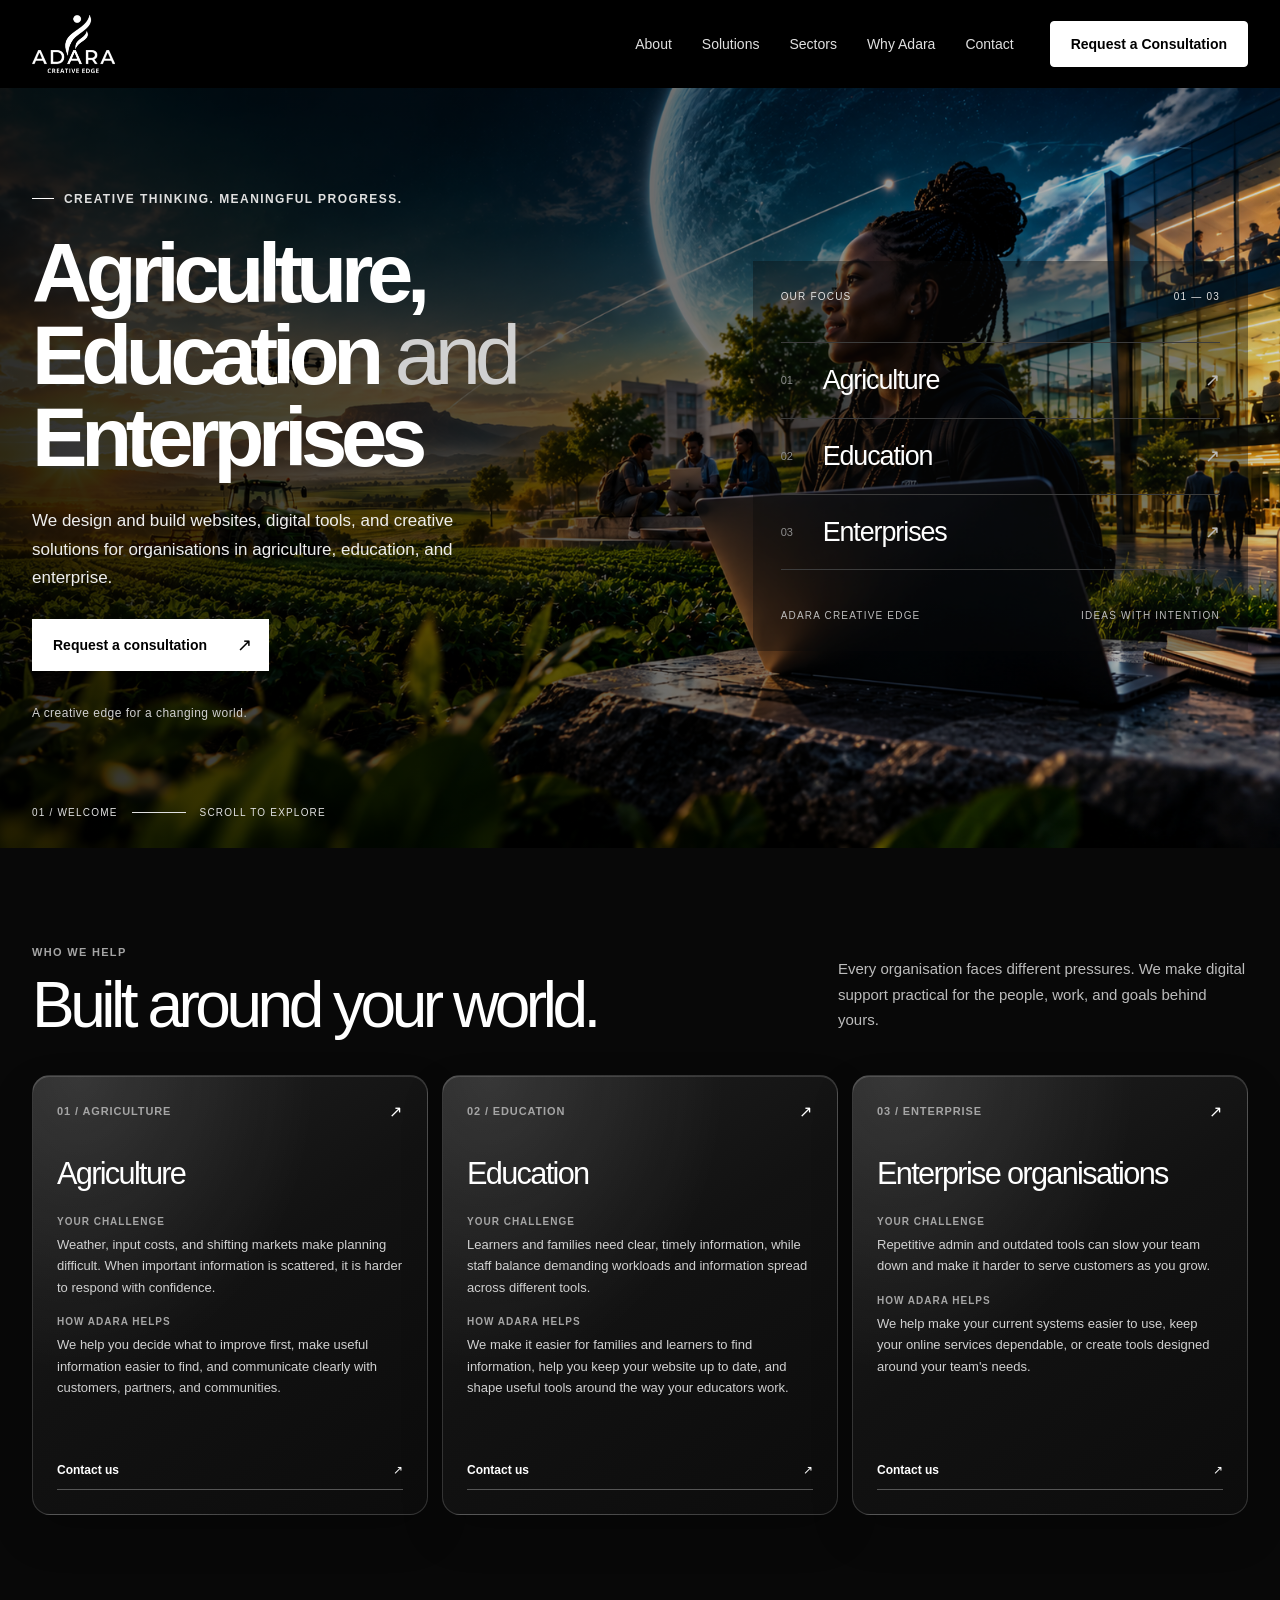
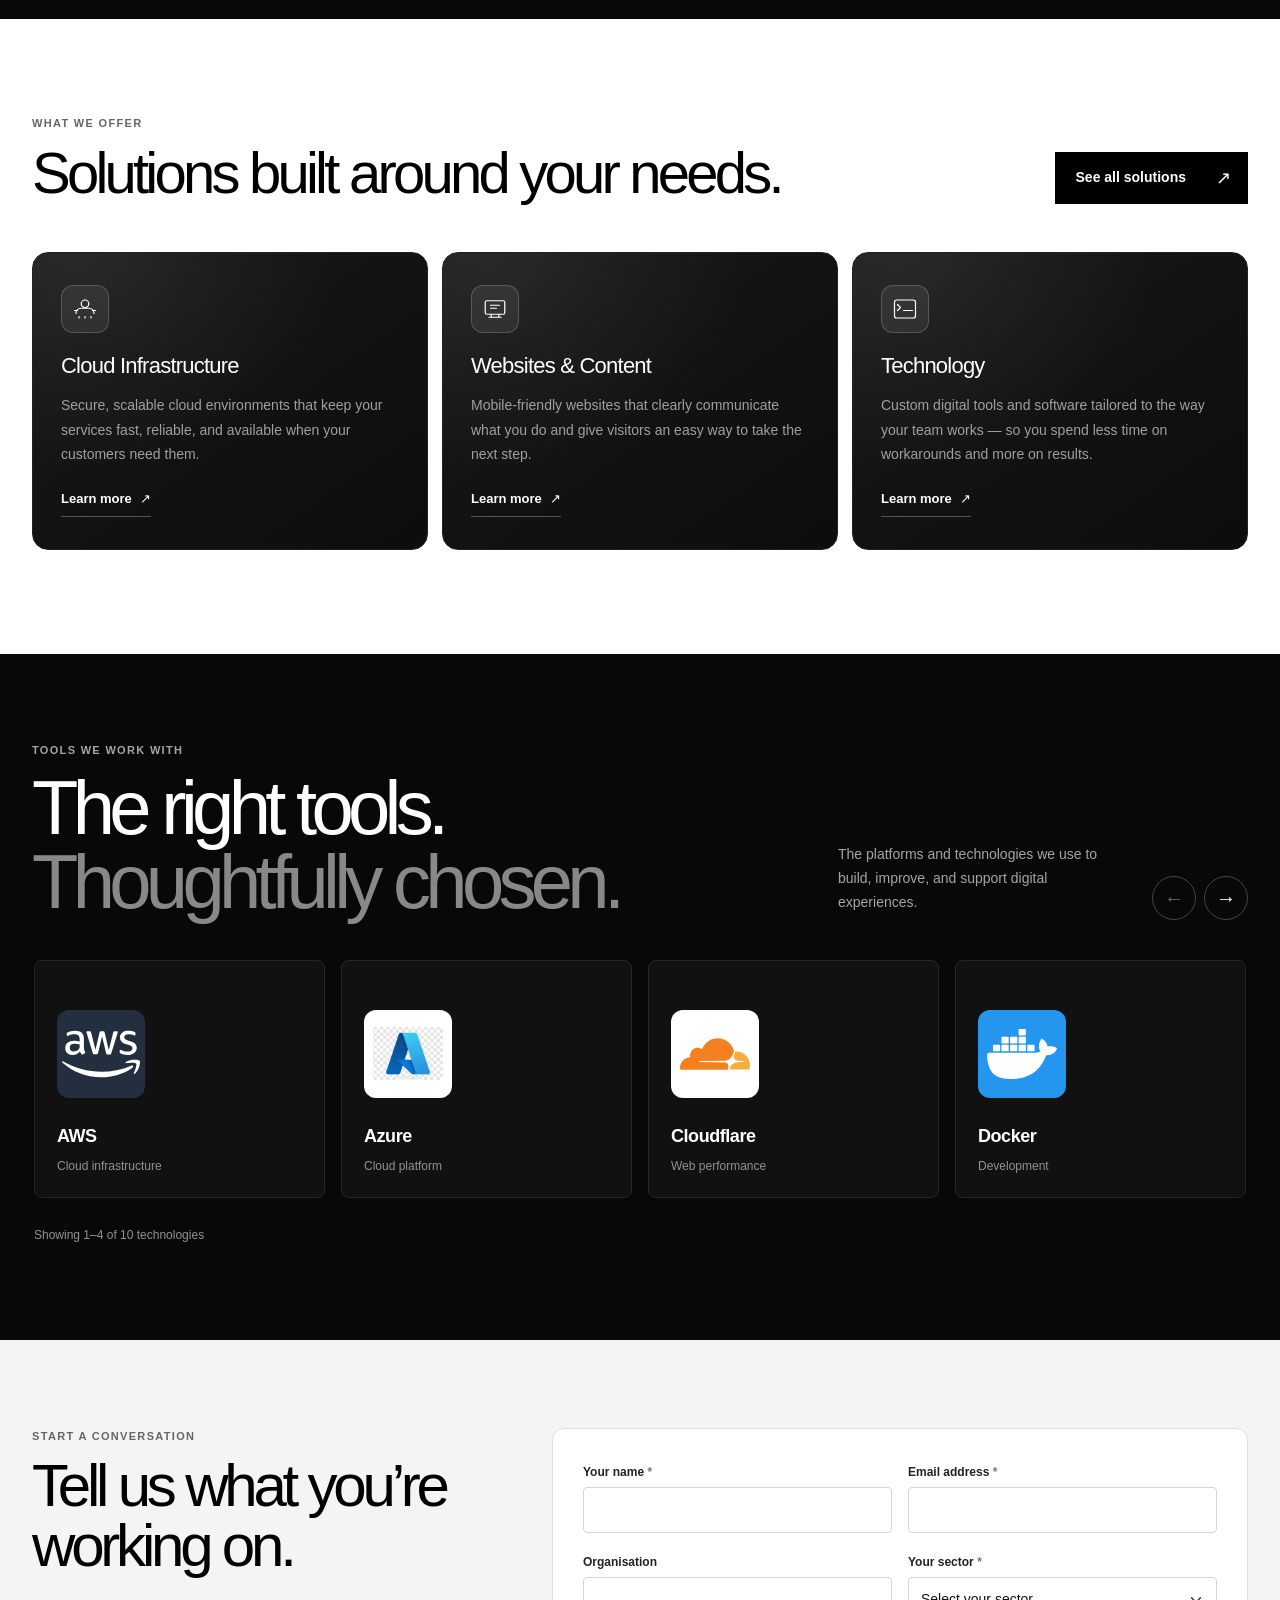
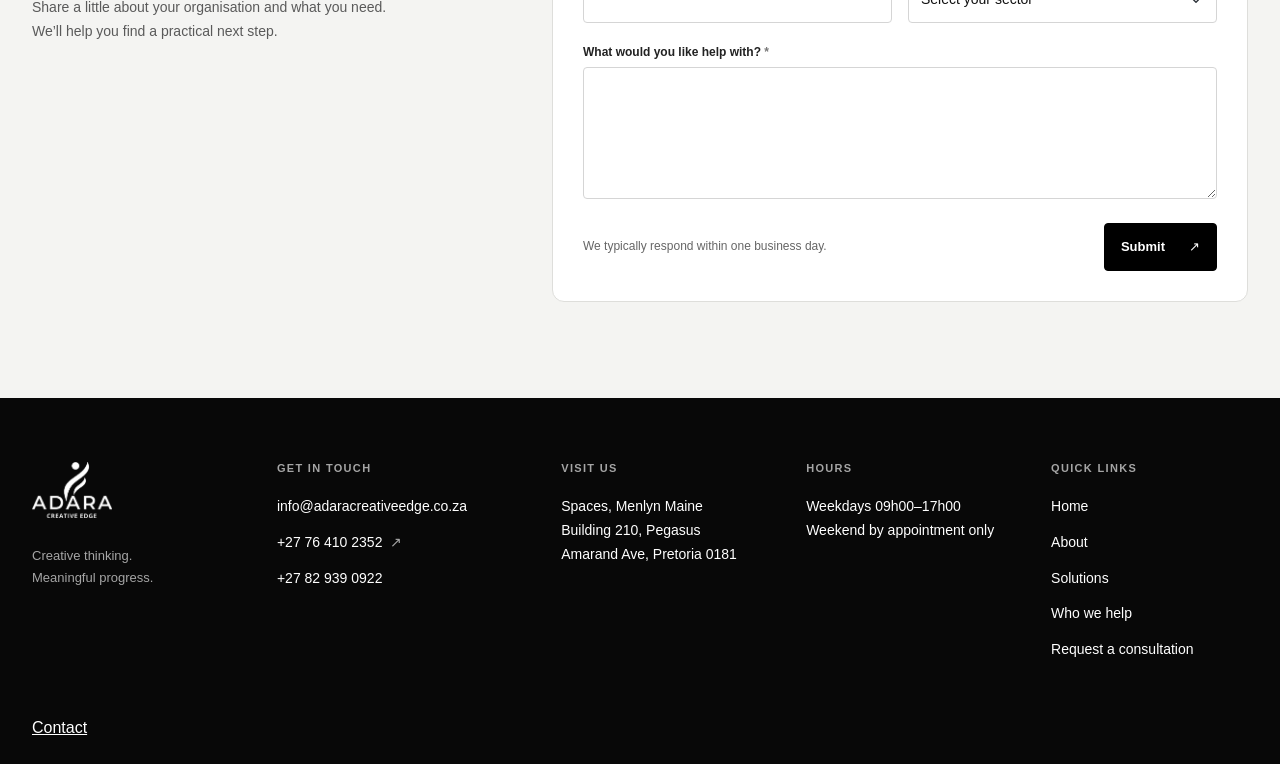
<file: index.html>
﻿<!doctype html>
<html lang="en">
  <head>
    <meta charset="UTF-8" />
    <meta name="viewport" content="width=device-width, initial-scale=1.0" />
    <meta name="theme-color" content="#000000" />
    <title>Adara Creative Edge</title>
    <link rel="stylesheet" href="https://cdn.jsdelivr.net/npm/bootstrap@5.3.3/dist/css/bootstrap.min.css" integrity="sha384-QWTKZyjpPEjISv5WaRU9OFeRpok6YctnYmDr5pNlyT2bRjXh0JMhjY6hW+ALEwIH" crossorigin="anonymous">
    <link rel="stylesheet" href="style.css" />
    <script src="script.js" defer></script>
  </head>
  <body>
    <header class="site-header">
      <div class="header-inner">
        <a class="brand" href="#" aria-label="Adara Creative Edge home">
          <img src="assets/logo-white-lockup.png" alt="Adara Creative Edge" />
        </a>

        <button
          class="menu-toggle"
          type="button"
          aria-label="Open navigation menu"
          aria-expanded="false"
          aria-controls="primary-navigation"
        >
          <span></span>
          <span></span>
          <span></span>
        </button>

        <nav
          class="primary-navigation"
          id="primary-navigation"
          aria-label="Main navigation"
        >
          <ul class="navigation-links">
            <li><a href="about.html">About</a></li>
            <li><a href="services.html">Solutions</a></li>
            <li><a href="#sectors">Sectors</a></li>
            <li><a href="why-adara.html">Why Adara</a></li>
            <li><a href="contact.html">Contact</a></li>
          </ul>
          <a class="header-cta" href="#consultation">Request a Consultation</a>
        </nav>
      </div>
    </header>
    <main>
      <section class="hero" aria-labelledby="hero-title">
        <div class="hero-inner">
          <div class="hero-copy">
            <p class="hero-eyebrow">
              <span></span> Creative thinking. Meaningful progress.
            </p>
            <h1 id="hero-title">
              Agriculture,<br />Education <span>and</span><br />Enterprises
            </h1>
            <p class="hero-description">
              We design and build websites, digital tools, and creative solutions for organisations in agriculture, education, and enterprise.
            </p>
            <a class="hero-cta" href="#consultation">
              <span>Request a consultation</span>
              <span class="hero-cta-arrow" aria-hidden="true">↗</span>
            </a>
            <p class="hero-note">A creative edge for a changing world.</p>
          </div>

          <div class="hero-visual" aria-label="The sectors we work across">
            <div class="visual-topline">
              <span>Our focus</span>
              <span>01 — 03</span>
            </div>
            <div class="sector-list">
              <div class="sector-item">
                <span class="sector-number">01</span>
                <span class="sector-name">Agriculture</span>
                <span class="sector-mark" aria-hidden="true">↗</span>
              </div>
              <div class="sector-item">
                <span class="sector-number">02</span>
                <span class="sector-name">Education</span>
                <span class="sector-mark" aria-hidden="true">↗</span>
              </div>
              <div class="sector-item">
                <span class="sector-number">03</span>
                <span class="sector-name">Enterprises</span>
                <span class="sector-mark" aria-hidden="true">↗</span>
              </div>
            </div>
            <div class="visual-bottomline">
              <span>Adara Creative Edge</span>
              <span>Ideas with intention</span>
            </div>
          </div>
        </div>
        <div class="hero-footer" aria-hidden="true">
          <span>01 / Welcome</span>
          <span class="hero-footer-line"></span>
          <span>Scroll to explore</span>
        </div>
      </section>

      <section class="audience-section" id="sectors" aria-labelledby="audience-title">
        <div class="audience-inner">
          <div class="audience-heading">
            <div>
              <p class="services-kicker">Who we help</p>
              <h2 id="audience-title">Built around your world.</h2>
            </div>
            <p>
              Every organisation faces different pressures. We make digital
              support practical for the people, work, and goals behind yours.
            </p>
          </div>

          <div class="audience-cards">
            <article class="audience-card">
              <div class="audience-card-topline">
                <span>01 / Agriculture</span>
                <span aria-hidden="true">↗</span>
              </div>
              <h3>Agriculture</h3>
              <div class="audience-card-copy">
                <div>
                  <h4>Your challenge</h4>
                  <p>
                    Weather, input costs, and shifting markets make planning
                    difficult. When important information is scattered, it is
                    harder to respond with confidence.
                  </p>
                </div>
                <div>
                  <h4>How Adara helps</h4>
                  <p>
                    We help you decide what to improve first, make useful
                    information easier to find, and communicate clearly with
                    customers, partners, and communities.
                  </p>
                </div>
              </div>
              <a class="audience-card-link" href="contact.html">
                <span>Contact us</span>
                <span aria-hidden="true">↗</span>
              </a>
            </article>

            <article class="audience-card">
              <div class="audience-card-topline">
                <span>02 / Education</span>
                <span aria-hidden="true">↗</span>
              </div>
              <h3>Education</h3>
              <div class="audience-card-copy">
                <div>
                  <h4>Your challenge</h4>
                  <p>
                    Learners and families need clear, timely information, while
                    staff balance demanding workloads and information spread
                    across different tools.
                  </p>
                </div>
                <div>
                  <h4>How Adara helps</h4>
                  <p>
                    We make it easier for families and learners to find
                    information, help you keep your website up to date, and
                    shape useful tools around the way your educators work.
                  </p>
                </div>
              </div>
              <a class="audience-card-link" href="contact.html">
                <span>Contact us</span>
                <span aria-hidden="true">↗</span>
              </a>
            </article>

            <article class="audience-card">
              <div class="audience-card-topline">
                <span>03 / Enterprise</span>
                <span aria-hidden="true">↗</span>
              </div>
              <h3>Enterprise organisations</h3>
              <div class="audience-card-copy">
                <div>
                  <h4>Your challenge</h4>
                  <p>
                    Repetitive admin and outdated tools can slow your team down
                    and make it harder to serve customers as you grow.
                  </p>
                </div>
                <div>
                  <h4>How Adara helps</h4>
                  <p>
                    We help make your current systems easier to use, keep your
                    online services dependable, or create tools designed around
                    your team's needs.
                  </p>
                </div>
              </div>
              <a class="audience-card-link" href="contact.html">
                <span>Contact us</span>
                <span aria-hidden="true">↗</span>
              </a>
            </article>
          </div>
        </div>
      </section>
    
    
    <section class="home-services-section" aria-labelledby="home-services-title">
      <div class="home-services-inner">
        <div class="home-services-heading">
          <div>
            <p class="services-kicker">What we offer</p>
            <h2 id="home-services-title">Solutions built around your needs.</h2>
          </div>
          <a class="hero-cta home-services-cta" href="services.html">
            <span>See all solutions</span>
            <span class="hero-cta-arrow" aria-hidden="true">↗</span>
          </a>
        </div>

        <div class="home-service-cards">
          <article class="home-service-card">
            <div class="home-service-card-icon" aria-hidden="true">
              <svg viewBox="0 0 32 32" fill="none">
                <path d="M4 22c0-4 3-7 7-7h10c4 0 7 3 7 7M16 4a5 5 0 1 1 0 10A5 5 0 0 1 16 4zM8 28v-2M16 28v-2M24 28v-2"/>
                <path d="M2 18h4M26 18h4"/>
              </svg>
            </div>
            <h3>Cloud Infrastructure</h3>
            <p>Secure, scalable cloud environments that keep your services fast, reliable, and available when your customers need them.</p>
            <a class="home-service-card-link" href="services.html#service-list">
              <span>Learn more</span>
              <span aria-hidden="true">↗</span>
            </a>
          </article>

          <article class="home-service-card">
            <div class="home-service-card-icon" aria-hidden="true">
              <svg viewBox="0 0 32 32" fill="none">
                <rect x="3" y="5" width="26" height="18" rx="2"/>
                <path d="M11 23v4M21 23v4M8 27h16M10 11h12M10 15h8"/>
              </svg>
            </div>
            <h3>Websites &amp; Content</h3>
            <p>Mobile-friendly websites that clearly communicate what you do and give visitors an easy way to take the next step.</p>
            <a class="home-service-card-link" href="services.html#service-list">
              <span>Learn more</span>
              <span aria-hidden="true">↗</span>
            </a>
          </article>

          <article class="home-service-card">
            <div class="home-service-card-icon" aria-hidden="true">
              <svg viewBox="0 0 32 32" fill="none">
                <path d="M6 10l4 4-4 4M14 18h12"/>
                <rect x="2" y="4" width="28" height="24" rx="3"/>
              </svg>
            </div>
            <h3>Technology</h3>
            <p>Custom digital tools and software tailored to the way your team works — so you spend less time on workarounds and more on results.</p>
            <a class="home-service-card-link" href="services.html#service-list">
              <span>Learn more</span>
              <span aria-hidden="true">↗</span>
            </a>
          </article>
        </div>
      </div>
    </section>
    <section class="technology-section" aria-labelledby="technology-title-home">
      <div class="technology-inner">
        <div class="technology-heading">
          <div>
            <p class="services-kicker">Tools we work with</p>
            <h2 id="technology-title-home">The right tools.<br><span>Thoughtfully chosen.</span></h2>
          </div>
          <div class="technology-heading-aside">
            <p>The platforms and technologies we use to build, improve, and support digital experiences.</p>
            <div class="technology-controls" aria-label="Technology carousel controls">
              <button class="technology-control" type="button" data-technology-direction="previous" aria-label="Show previous technologies" aria-controls="technology-track-home" disabled>
                <span aria-hidden="true">←</span>
              </button>
              <button class="technology-control" type="button" data-technology-direction="next" aria-label="Show next technologies" aria-controls="technology-track-home">
                <span aria-hidden="true">→</span>
              </button>
            </div>
          </div>
        </div>

        <div class="technology-carousel" role="region" aria-label="Technologies we work with">
          <ul class="technology-track" id="technology-track-home" aria-label="Technologies used" tabindex="0">
            <li class="technology-item">
              <span class="technology-icon technology-icon-aws" aria-hidden="true">
                <img src="assets/aws.svg" alt="" loading="lazy">
              </span>
              <span class="technology-name">AWS</span>
              <span class="technology-category">Cloud infrastructure</span>
            </li>
            <li class="technology-item">
              <span class="technology-icon" aria-hidden="true">
                <img src="assets/Azure.png" alt="" loading="lazy">
              </span>
              <span class="technology-name">Azure</span>
              <span class="technology-category">Cloud platform</span>
            </li>
            <li class="technology-item">
              <span class="technology-icon" aria-hidden="true">
                <img src="assets/cloudflare.svg" alt="" loading="lazy">
              </span>
              <span class="technology-name">Cloudflare</span>
              <span class="technology-category">Web performance</span>
            </li>
            <li class="technology-item">
              <span class="technology-icon technology-icon-docker" aria-hidden="true">
                <img src="assets/docker.svg" alt="" loading="lazy">
              </span>
              <span class="technology-name">Docker</span>
              <span class="technology-category">Development</span>
            </li>
            <li class="technology-item">
              <span class="technology-icon" aria-hidden="true">
                <img src="assets/Google%20cloud.png" alt="" loading="lazy">
              </span>
              <span class="technology-name">Google Cloud</span>
              <span class="technology-category">Cloud platform</span>
            </li>
            <li class="technology-item">
              <span class="technology-icon" aria-hidden="true">
                <img src="assets/MONGO%20DB.webp" alt="" loading="lazy">
              </span>
              <span class="technology-name">MongoDB</span>
              <span class="technology-category">Database</span>
            </li>
            <li class="technology-item">
              <span class="technology-icon" aria-hidden="true">
                <img src="assets/React.png" alt="" loading="lazy">
              </span>
              <span class="technology-name">React</span>
              <span class="technology-category">Web development</span>
            </li>
            <li class="technology-item">
              <span class="technology-icon technology-icon-shopify" aria-hidden="true">
                <img src="assets/shopify.svg" alt="" loading="lazy">
              </span>
              <span class="technology-name">Shopify</span>
              <span class="technology-category">E-commerce</span>
            </li>
            <li class="technology-item">
              <span class="technology-icon" aria-hidden="true">
                <img src="assets/Ruby_on_Rails-Logo..png" alt="" loading="lazy">
              </span>
              <span class="technology-name">Rails</span>
              <span class="technology-category">Web development</span>
            </li>
            <li class="technology-item">
              <span class="technology-icon" aria-hidden="true">
                <img src="assets/woo%20commerce.png" alt="" loading="lazy">
              </span>
              <span class="technology-name">WooCommerce</span>
              <span class="technology-category">E-commerce</span>
            </li>
          </ul>
        </div>

        <p class="technology-status" aria-live="polite"></p>
      </div>
    </section>

    <section class="consultation-section" id="consultation" aria-labelledby="consultation-title">
      <div class="consultation-inner">
        <div class="consultation-heading">
          <p class="services-kicker">Start a conversation</p>
          <h2 id="consultation-title">Tell us what you’re working on.</h2>
          <p>Share a little about your organisation and what you need. We’ll help you find a practical next step.</p>
        </div>
        <form class="consultation-form" data-consultation-form novalidate>
          <div class="row g-3">
            <div class="col-sm-6">
              <label for="consultation-name" class="form-label">Your name <span class="text-muted" aria-hidden="true">*</span></label>
              <input id="consultation-name" name="name" class="form-control" autocomplete="name" required>
              <div class="invalid-feedback">Please enter your name.</div>
            </div>
            <div class="col-sm-6">
              <label for="consultation-email" class="form-label">Email address <span class="text-muted" aria-hidden="true">*</span></label>
              <input id="consultation-email" name="email" type="email" class="form-control" autocomplete="email" required>
              <div class="invalid-feedback">Please enter a valid email address.</div>
            </div>
            <div class="col-sm-6">
              <label for="consultation-organisation" class="form-label">Organisation</label>
              <input id="consultation-organisation" name="organisation" class="form-control" autocomplete="organization">
            </div>
            <div class="col-sm-6">
              <label for="consultation-sector" class="form-label">Your sector <span class="text-muted" aria-hidden="true">*</span></label>
              <select id="consultation-sector" name="sector" class="form-select" required>
                <option value="" selected disabled>Select your sector</option>
                <option>Agriculture</option>
                <option>Education</option>
                <option>Enterprise organisation</option>
                <option>Other</option>
              </select>
              <div class="invalid-feedback">Please select a sector.</div>
            </div>
            <div class="col-12">
              <label for="consultation-project" class="form-label">What would you like help with? <span class="text-muted" aria-hidden="true">*</span></label>
              <textarea id="consultation-project" name="project" class="form-control" rows="5" required></textarea>
              <div class="invalid-feedback">Please tell us what you need help with.</div>
            </div>
          </div>
          <div class="consultation-submit-row mt-4">
            <p id="consultation-note" class="mb-0">We typically respond within one business day.</p>
            <button class="consultation-submit" type="submit" aria-describedby="consultation-note">
              <span>Submit</span>
              <span aria-hidden="true">↗</span>
            </button>
          </div>
        </form>
      </div>
    </section>
    </main>
    <footer class="site-footer" id="contact" aria-labelledby="footer-title">
      <div class="site-footer-inner">
        <div class="site-footer-main">
          <div class="site-footer-brand">
            <a class="footer-logo" href="#" aria-label="Adara Creative Edge home">
              <img src="assets/logo-white-lockup.png" alt="Adara Creative Edge">
            </a>
            <p>Creative thinking.<br>Meaningful progress.</p>
          </div>

          <div class="site-footer-contact">
            <h2 id="footer-title">Get in touch</h2>
            <a href="mailto:info@adaracreativeedge.co.za">info@adaracreativeedge.co.za</a>
            <a href="https://wa.me/27764102352">+27 76 410 2352 <span aria-hidden="true">↗</span></a>
            <a href="tel:+27829390922">+27 82 939 0922</a>
          </div>

          <div class="site-footer-location">
            <h2>Visit us</h2>
            <address>Spaces, Menlyn Maine<br>Building 210, Pegasus<br>Amarand Ave, Pretoria 0181</address>
          </div>

          <div class="site-footer-hours">
            <h2>Hours</h2>
            <p>Weekdays 09h00–17h00<br>Weekend by appointment only</p>
          </div>

          <div class="site-footer-quick-links">
            <h2>Quick links</h2>
            <a href="index.html">Home</a>
            <a href="about.html">About</a>
            <a href="services.html">Solutions</a>
            <a href="index.html#sectors">Who we help</a>
            <a href="index.html#consultation">Request a consultation</a>
          </div>
        </div>
            <a href="#contact">Contact</a>
          </nav>
        </div>
      </div>
    </footer>
  </body>
</html>
</file>
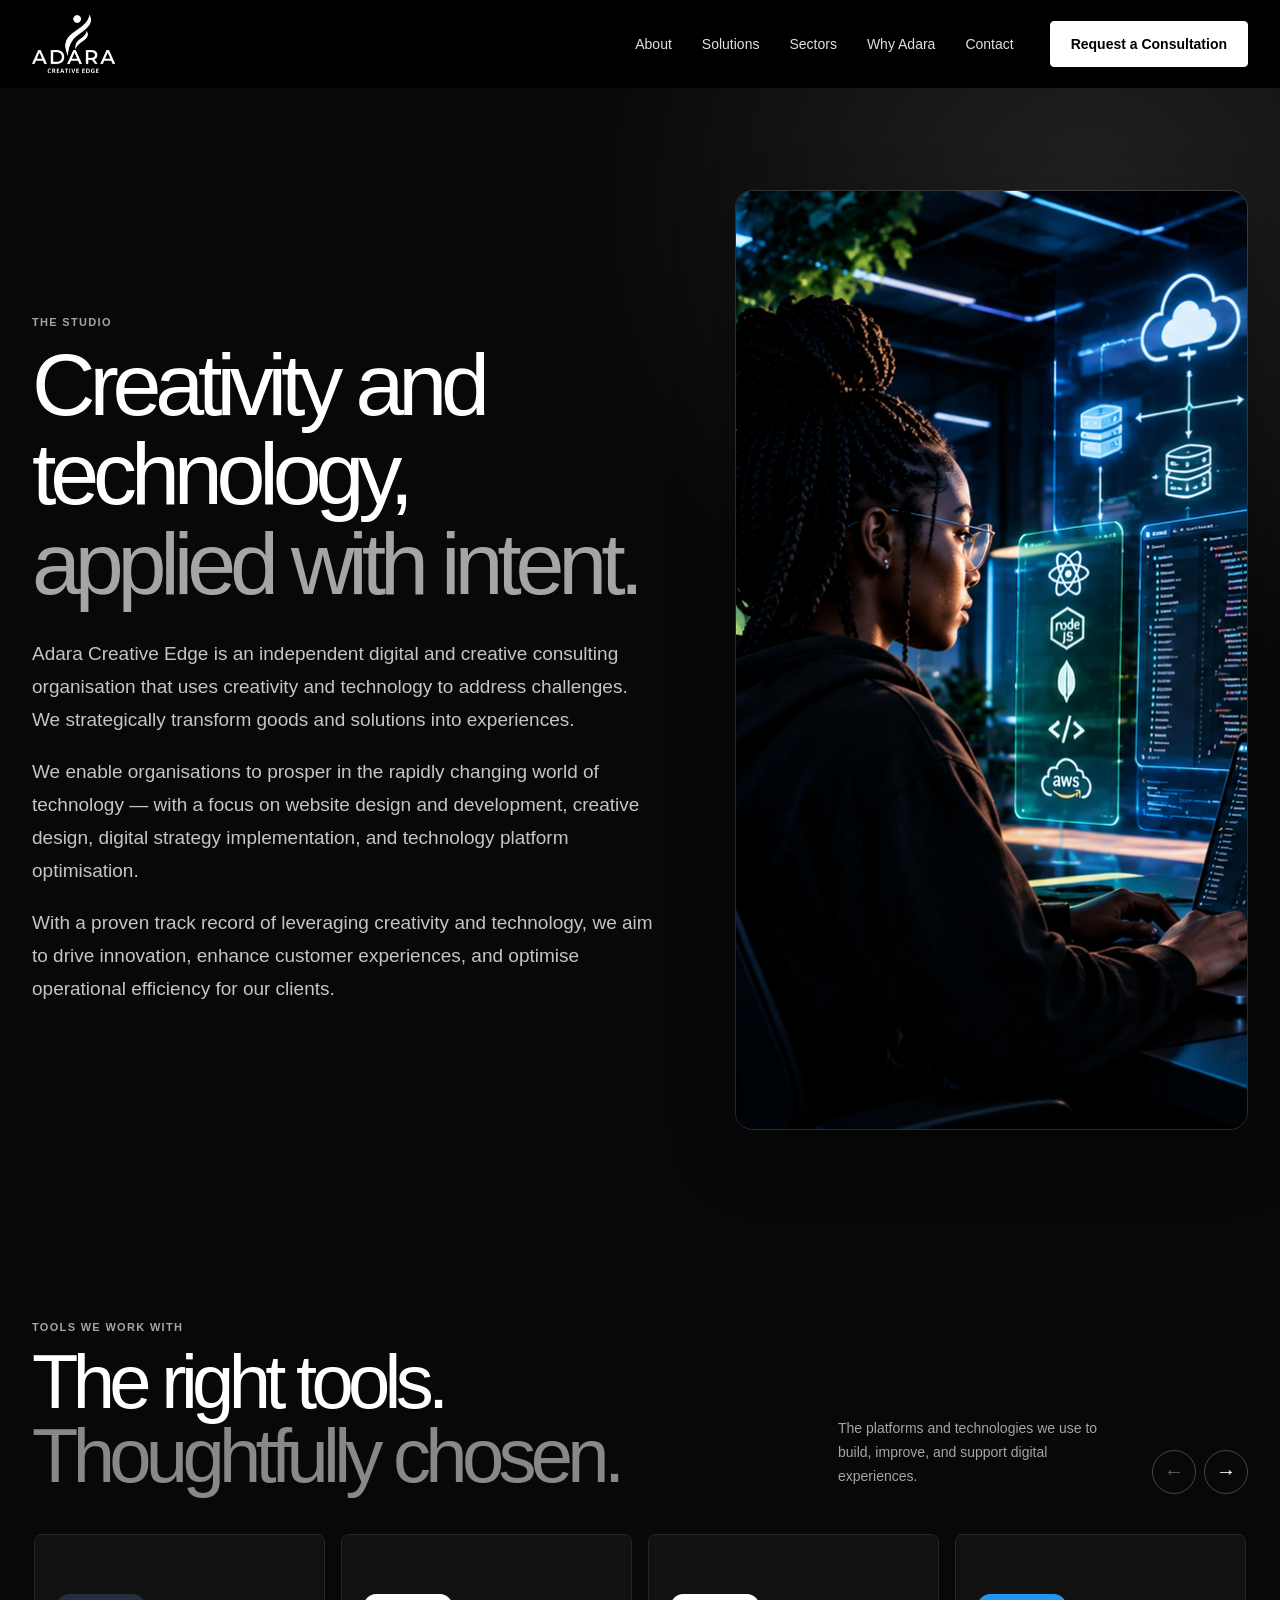
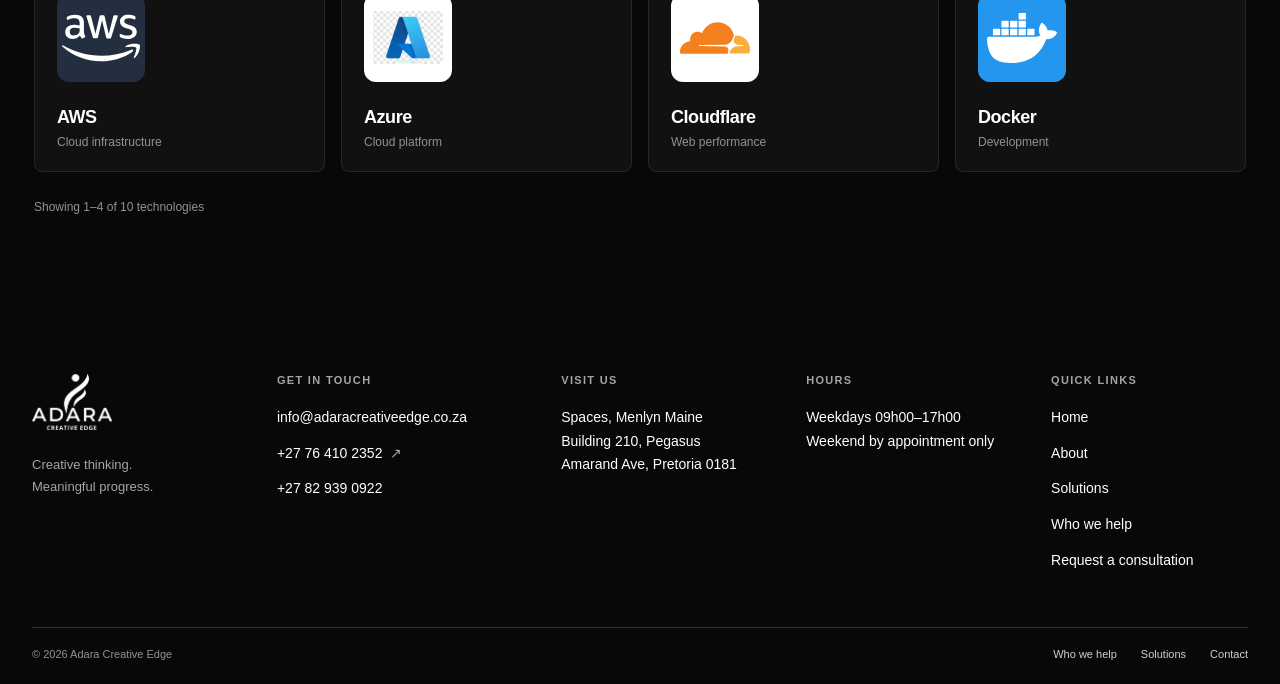
<file: about.html>
﻿<!doctype html>
<html lang="en">
  <head>
    <meta charset="UTF-8" />
    <meta name="viewport" content="width=device-width, initial-scale=1.0" />
    <meta name="theme-color" content="#000000" />
    <meta
      name="description"
      content="Learn about Adara Creative Edge, a Pretoria-based creative consultancy helping organisations grow through digital solutions, design and technology."
    />
    <meta
      name="keywords"
      content="agriculture, education, enterprise development, training, creative digital solutions, organisational growth, digital strategy, web design, creative design, technology consulting, South Africa"
    />
    <title>About | Adara Creative Edge</title>
    <link rel="canonical" href="https://adaracreativeedge.co.za/about.html" />
    <meta property="og:title" content="About | Adara Creative Edge" />
    <meta
      property="og:description"
      content="Learn about Adara Creative Edge, a Pretoria-based creative consultancy helping organisations grow through digital solutions, design and technology."
    />
    <meta property="og:type" content="website" />
    <meta property="og:url" content="https://adaracreativeedge.co.za/about.html" />
    <meta
      property="og:image"
      content="https://adaracreativeedge.co.za/assets/about%20section%20image%20asset.png"
    />
    <meta name="twitter:card" content="summary_large_image" />
    <meta name="twitter:title" content="About | Adara Creative Edge" />
    <meta
      name="twitter:description"
      content="Learn about Adara Creative Edge, a Pretoria-based creative consultancy helping organisations grow through digital solutions, design and technology."
    />
    <meta
      name="twitter:image"
      content="https://adaracreativeedge.co.za/assets/about%20section%20image%20asset.png"
    />
    <script type="application/ld+json">
      {
        "@context": "https://schema.org",
        "@type": "ProfessionalService",
        "name": "Adara Creative Edge",
        "url": "https://adaracreativeedge.co.za/",
        "description": "An independent digital and creative consulting organisation helping organisations grow through creative design, website development, digital strategy and technology optimisation.",
        "email": "info@adaracreativeedge.co.za",
        "telephone": "+27 76 410 2352",
        "address": {
          "@type": "PostalAddress",
          "streetAddress": "Spaces, Menlyn Maine, Building 210, Pegasus, Amarand Ave",
          "addressLocality": "Pretoria",
          "postalCode": "0181",
          "addressCountry": "ZA"
        },
        "areaServed": {
          "@type": "Country",
          "name": "South Africa"
        }
      }
    </script>
    <link rel="stylesheet" href="style.css" />
    <script src="script.js" defer></script>
  </head>
  <body>
    <header class="site-header">
      <div class="header-inner">
        <a class="brand" href="index.html" aria-label="Adara Creative Edge home">
          <img src="assets/logo-white-lockup.png" alt="Adara Creative Edge" />
        </a>

        <button
          class="menu-toggle"
          type="button"
          aria-label="Open navigation menu"
          aria-expanded="false"
          aria-controls="primary-navigation"
        >
          <span></span>
          <span></span>
          <span></span>
        </button>

        <nav class="primary-navigation" id="primary-navigation" aria-label="Main navigation">
          <ul class="navigation-links">
            <li><a href="about.html" aria-current="page">About</a></li>
            <li><a href="services.html">Solutions</a></li>
            <li><a href="index.html#sectors">Sectors</a></li>
            <li><a href="why-adara.html">Why Adara</a></li>
            <li><a href="contact.html">Contact</a></li>
          </ul>
          <a class="header-cta" href="index.html#consultation">Request a Consultation</a>
        </nav>
      </div>
    </header>

    <main>
      <section class="about-section" aria-labelledby="about-title">
        <div class="about-section-inner">
          <div class="about-section-content">
            <p class="services-kicker">The studio</p>
            <h1 id="about-title">Creativity and technology,<br /><span>applied with intent.</span></h1>
            <div class="about-page-copy">
              <p>
                Adara Creative Edge is an independent digital and creative
                consulting organisation that uses creativity and technology to
                address challenges. We strategically transform goods and
                solutions into experiences.
              </p>
              <p>
                We enable organisations to prosper in the rapidly changing world
                of technology — with a focus on website design and development,
                creative design, digital strategy implementation, and technology
                platform optimisation.
              </p>
              <p>
                With a proven track record of leveraging creativity and
                technology, we aim to drive innovation, enhance customer
                experiences, and optimise operational efficiency for our clients.
              </p>
            </div>
          </div>
          <img
            class="about-section-image"
            src="assets/about%20section%20image%20asset.png"
            alt="A creative professional working with digital technology and design tools"
            width="1670"
            height="940"
          />
        </div>
      </section>
    </main>

    <section class="technology-section" aria-labelledby="technology-title-about">
      <div class="technology-inner">
        <div class="technology-heading">
          <div>
            <p class="services-kicker">Tools we work with</p>
            <h2 id="technology-title-about">The right tools.<br><span>Thoughtfully chosen.</span></h2>
          </div>
          <div class="technology-heading-aside">
            <p>The platforms and technologies we use to build, improve, and support digital experiences.</p>
            <div class="technology-controls" aria-label="Technology carousel controls">
              <button class="technology-control" type="button" data-technology-direction="previous" aria-label="Show previous technologies" aria-controls="technology-track-about" disabled>
                <span aria-hidden="true">←</span>
              </button>
              <button class="technology-control" type="button" data-technology-direction="next" aria-label="Show next technologies" aria-controls="technology-track-about">
                <span aria-hidden="true">→</span>
              </button>
            </div>
          </div>
        </div>

        <div class="technology-carousel" role="region" aria-label="Technologies we work with">
          <ul class="technology-track" id="technology-track-about" aria-label="Technologies used" tabindex="0">
            <li class="technology-item">
              <span class="technology-icon technology-icon-aws" aria-hidden="true">
                <img src="assets/aws.svg" alt="" loading="lazy">
              </span>
              <span class="technology-name">AWS</span>
              <span class="technology-category">Cloud infrastructure</span>
            </li>
            <li class="technology-item">
              <span class="technology-icon" aria-hidden="true">
                <img src="assets/Azure.png" alt="" loading="lazy">
              </span>
              <span class="technology-name">Azure</span>
              <span class="technology-category">Cloud platform</span>
            </li>
            <li class="technology-item">
              <span class="technology-icon" aria-hidden="true">
                <img src="assets/cloudflare.svg" alt="" loading="lazy">
              </span>
              <span class="technology-name">Cloudflare</span>
              <span class="technology-category">Web performance</span>
            </li>
            <li class="technology-item">
              <span class="technology-icon technology-icon-docker" aria-hidden="true">
                <img src="assets/docker.svg" alt="" loading="lazy">
              </span>
              <span class="technology-name">Docker</span>
              <span class="technology-category">Development</span>
            </li>
            <li class="technology-item">
              <span class="technology-icon" aria-hidden="true">
                <img src="assets/Google%20cloud.png" alt="" loading="lazy">
              </span>
              <span class="technology-name">Google Cloud</span>
              <span class="technology-category">Cloud platform</span>
            </li>
            <li class="technology-item">
              <span class="technology-icon" aria-hidden="true">
                <img src="assets/MONGO%20DB.webp" alt="" loading="lazy">
              </span>
              <span class="technology-name">MongoDB</span>
              <span class="technology-category">Database</span>
            </li>
            <li class="technology-item">
              <span class="technology-icon" aria-hidden="true">
                <img src="assets/React.png" alt="" loading="lazy">
              </span>
              <span class="technology-name">React</span>
              <span class="technology-category">Web development</span>
            </li>
            <li class="technology-item">
              <span class="technology-icon technology-icon-shopify" aria-hidden="true">
                <img src="assets/shopify.svg" alt="" loading="lazy">
              </span>
              <span class="technology-name">Shopify</span>
              <span class="technology-category">E-commerce</span>
            </li>
            <li class="technology-item">
              <span class="technology-icon" aria-hidden="true">
                <img src="assets/Ruby_on_Rails-Logo..png" alt="" loading="lazy">
              </span>
              <span class="technology-name">Rails</span>
              <span class="technology-category">Web development</span>
            </li>
            <li class="technology-item">
              <span class="technology-icon" aria-hidden="true">
                <img src="assets/woo%20commerce.png" alt="" loading="lazy">
              </span>
              <span class="technology-name">WooCommerce</span>
              <span class="technology-category">E-commerce</span>
            </li>
          </ul>
        </div>

        <p class="technology-status" aria-live="polite"></p>
      </div>
    </section>

    <footer class="site-footer" id="contact" aria-labelledby="footer-title">
      <div class="site-footer-inner">
        <div class="site-footer-main">
          <div class="site-footer-brand">
            <a class="footer-logo" href="index.html" aria-label="Adara Creative Edge home">
              <img src="assets/logo-white-lockup.png" alt="Adara Creative Edge" />
            </a>
            <p>Creative thinking.<br />Meaningful progress.</p>
          </div>

          <div class="site-footer-contact">
            <h2 id="footer-title">Get in touch</h2>
            <a href="mailto:info@adaracreativeedge.co.za">info@adaracreativeedge.co.za</a>
            <a href="https://wa.me/27764102352">+27 76 410 2352 <span aria-hidden="true">↗</span></a>
            <a href="tel:+27829390922">+27 82 939 0922</a>
          </div>

          <div class="site-footer-location">
            <h2>Visit us</h2>
            <address>Spaces, Menlyn Maine<br />Building 210, Pegasus<br />Amarand Ave, Pretoria 0181</address>
          </div>

          <div class="site-footer-hours">
            <h2>Hours</h2>
            <p>Weekdays 09h00–17h00<br />Weekend by appointment only</p>
          </div>

          <div class="site-footer-quick-links">
            <h2>Quick links</h2>
            <a href="index.html">Home</a>
            <a href="about.html">About</a>
            <a href="services.html">Solutions</a>
            <a href="index.html#sectors">Who we help</a>
            <a href="index.html#consultation">Request a consultation</a>
          </div>
        </div>

        <div class="site-footer-bottom">
          <span>© 2026 Adara Creative Edge</span>
          <nav aria-label="Footer navigation">
            <a href="index.html#sectors">Who we help</a>
            <a href="services.html">Solutions</a>
            <a href="#contact">Contact</a>
          </nav>
        </div>
      </div>
    </footer>
  </body>
</html>
</file>
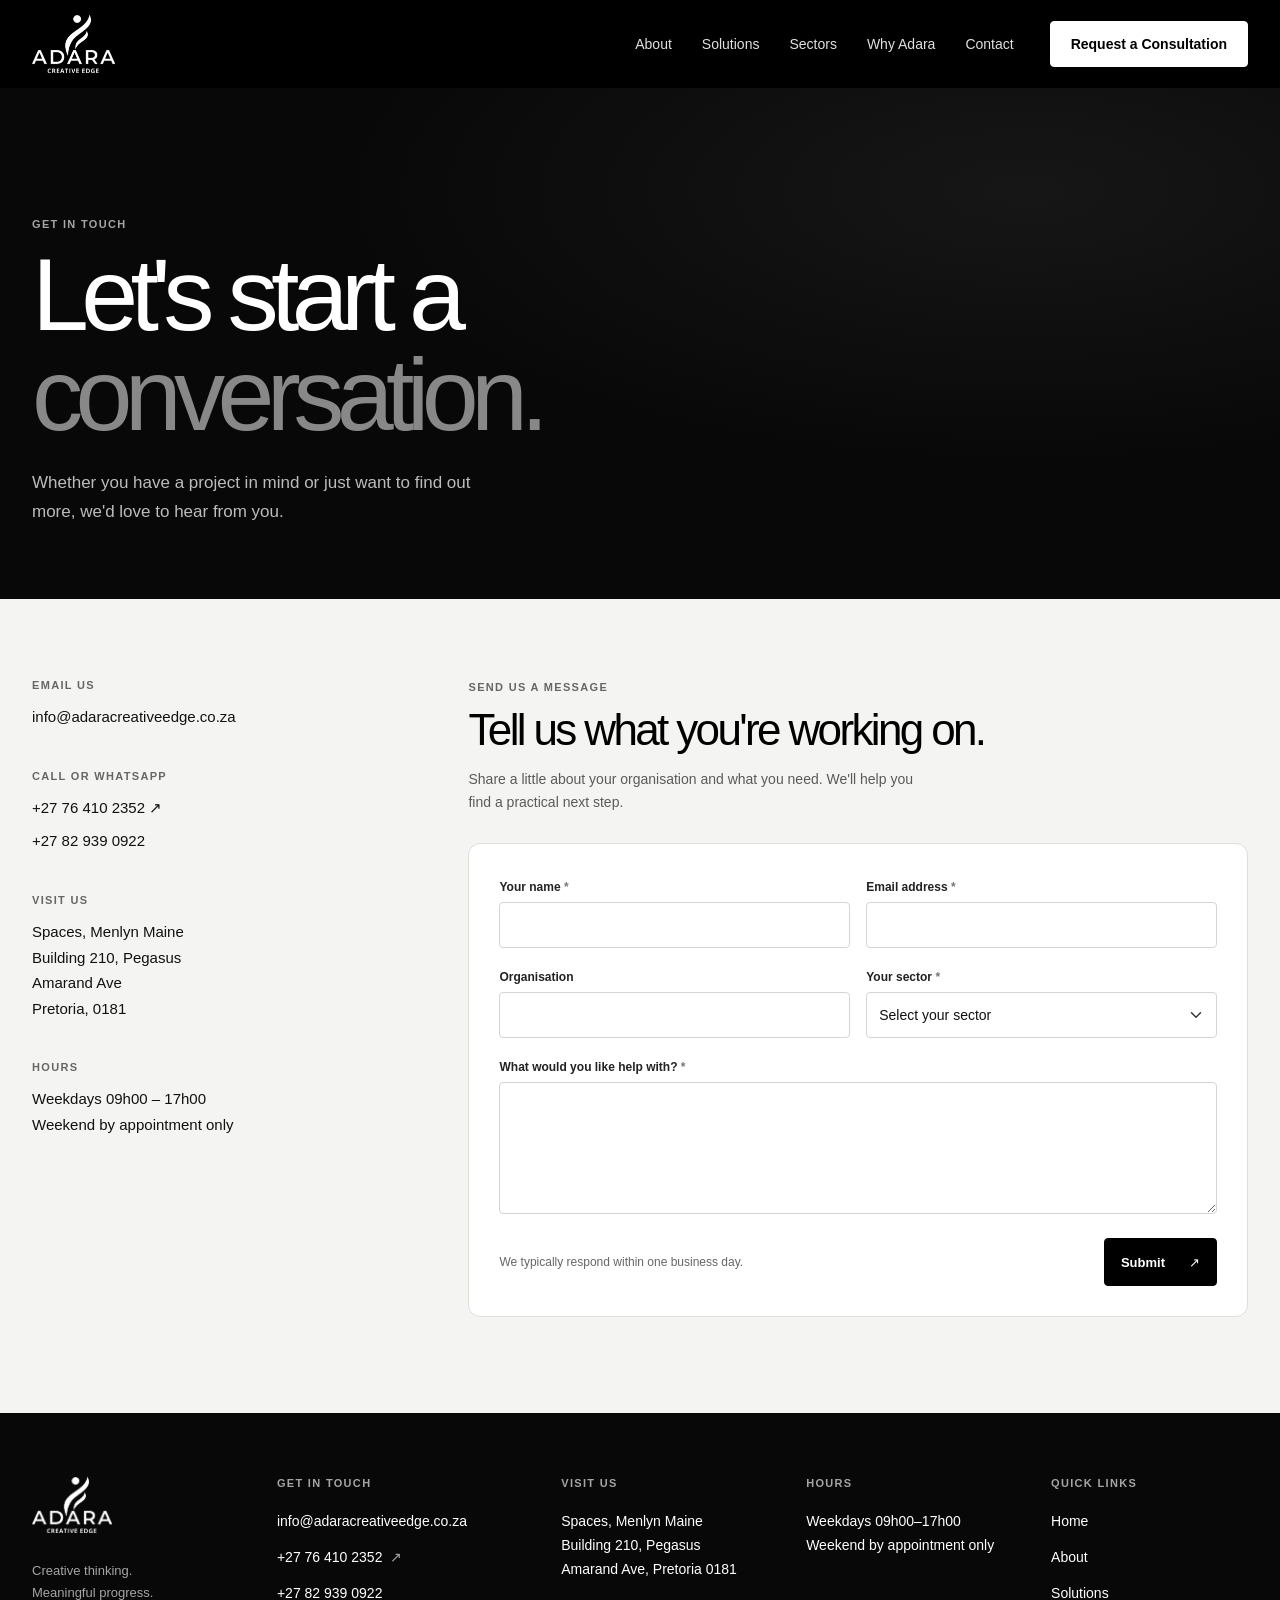
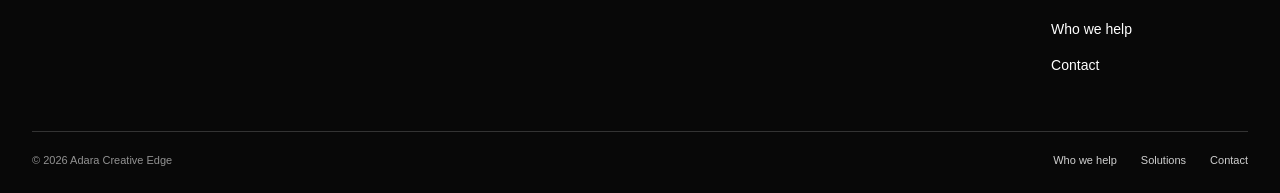
<file: contact.html>
﻿<!DOCTYPE html>
<html lang="en">
<head>
  <meta charset="UTF-8">
  <meta name="viewport" content="width=device-width, initial-scale=1.0">
  <meta name="theme-color" content="#000000">
  <meta name="description" content="Get in touch with Adara Creative Edge. Request a consultation, find our address, or reach us by email or phone.">
  <title>Contact | Adara Creative Edge</title>
  <link rel="stylesheet" href="https://cdn.jsdelivr.net/npm/bootstrap@5.3.3/dist/css/bootstrap.min.css" integrity="sha384-QWTKZyjpPEjISv5WaRU9OFeRpok6YctnYmDr5pNlyT2bRjXh0JMhjY6hW+ALEwIH" crossorigin="anonymous">
  <link rel="stylesheet" href="style.css">
  <script src="script.js" defer></script>
</head>
<body>
  <header class="site-header">
    <div class="header-inner">
      <a class="brand" href="index.html" aria-label="Adara Creative Edge home">
        <img src="assets/logo-white-lockup.png" alt="Adara Creative Edge">
      </a>

      <button
        class="menu-toggle"
        type="button"
        aria-label="Open navigation menu"
        aria-expanded="false"
        aria-controls="primary-navigation"
      >
        <span></span>
        <span></span>
        <span></span>
      </button>

      <nav class="primary-navigation" id="primary-navigation" aria-label="Main navigation">
        <ul class="navigation-links">
          <li><a href="about.html">About</a></li>
          <li><a href="services.html">Solutions</a></li>
          <li><a href="index.html#sectors">Sectors</a></li>
          <li><a href="why-adara.html">Why Adara</a></li>
          <li><a href="contact.html" aria-current="page">Contact</a></li>
        </ul>
        <a class="header-cta" href="#consultation">Request a Consultation</a>
      </nav>
    </div>
  </header>

  <main>

    <!-- Hero -->
    <section class="contact-hero" aria-labelledby="contact-title">
      <div class="contact-hero-inner">
        <p class="services-kicker">Get in touch</p>
        <h1 id="contact-title">Let's start a<br><span>conversation.</span></h1>
        <p class="contact-hero-desc">Whether you have a project in mind or just want to find out more, we'd love to hear from you.</p>
      </div>
    </section>

    <!-- Contact details + form -->
    <section class="contact-body" aria-label="Contact details and form">
      <div class="contact-body-inner">

        <!-- Left: details -->
        <div class="contact-details">

          <div class="contact-detail-group">
            <h2>Email us</h2>
            <a href="mailto:info@adaracreativeedge.co.za">info@adaracreativeedge.co.za</a>
          </div>

          <div class="contact-detail-group">
            <h2>Call or WhatsApp</h2>
            <a href="https://wa.me/27764102352">+27 76 410 2352 <span aria-hidden="true">↗</span></a>
            <a href="tel:+27829390922">+27 82 939 0922</a>
          </div>

          <div class="contact-detail-group">
            <h2>Visit us</h2>
            <address>
              Spaces, Menlyn Maine<br>
              Building 210, Pegasus<br>
              Amarand Ave<br>
              Pretoria, 0181
            </address>
          </div>

          <div class="contact-detail-group">
            <h2>Hours</h2>
            <p>Weekdays 09h00 – 17h00<br>Weekend by appointment only</p>
          </div>

        </div>

        <!-- Right: form -->
        <div class="contact-form-wrap" id="consultation">
          <p class="services-kicker">Send us a message</p>
          <h2 id="consultation-title">Tell us what you're working on.</h2>
          <p class="contact-form-intro">Share a little about your organisation and what you need. We'll help you find a practical next step.</p>

          <form class="consultation-form" data-consultation-form novalidate>
            <div class="row g-3">
              <div class="col-sm-6">
                <label for="consultation-name" class="form-label">Your name <span class="text-muted" aria-hidden="true">*</span></label>
                <input id="consultation-name" name="name" class="form-control" autocomplete="name" required>
                <div class="invalid-feedback">Please enter your name.</div>
              </div>
              <div class="col-sm-6">
                <label for="consultation-email" class="form-label">Email address <span class="text-muted" aria-hidden="true">*</span></label>
                <input id="consultation-email" name="email" type="email" class="form-control" autocomplete="email" required>
                <div class="invalid-feedback">Please enter a valid email address.</div>
              </div>
              <div class="col-sm-6">
                <label for="consultation-organisation" class="form-label">Organisation</label>
                <input id="consultation-organisation" name="organisation" class="form-control" autocomplete="organization">
              </div>
              <div class="col-sm-6">
                <label for="consultation-sector" class="form-label">Your sector <span class="text-muted" aria-hidden="true">*</span></label>
                <select id="consultation-sector" name="sector" class="form-select" required>
                  <option value="" selected disabled>Select your sector</option>
                  <option>Agriculture</option>
                  <option>Education</option>
                  <option>Enterprise organisation</option>
                  <option>Other</option>
                </select>
                <div class="invalid-feedback">Please select a sector.</div>
              </div>
              <div class="col-12">
                <label for="consultation-project" class="form-label">What would you like help with? <span class="text-muted" aria-hidden="true">*</span></label>
                <textarea id="consultation-project" name="project" class="form-control" rows="5" required></textarea>
                <div class="invalid-feedback">Please tell us what you need help with.</div>
              </div>
            </div>
            <div class="consultation-submit-row mt-4">
              <p id="consultation-note" class="mb-0">We typically respond within one business day.</p>
              <button class="consultation-submit" type="submit" aria-describedby="consultation-note">
                <span>Submit</span>
                <span aria-hidden="true">↗</span>
              </button>
            </div>
          </form>
        </div>

      </div>
    </section>

  </main>

  <footer class="site-footer" id="contact-footer" aria-labelledby="footer-title">
    <div class="site-footer-inner">
      <div class="site-footer-main">
        <div class="site-footer-brand">
          <a class="footer-logo" href="index.html" aria-label="Adara Creative Edge home">
            <img src="assets/logo-white-lockup.png" alt="Adara Creative Edge">
          </a>
          <p>Creative thinking.<br>Meaningful progress.</p>
        </div>

        <div class="site-footer-contact">
          <h2 id="footer-title">Get in touch</h2>
          <a href="mailto:info@adaracreativeedge.co.za">info@adaracreativeedge.co.za</a>
          <a href="https://wa.me/27764102352">+27 76 410 2352 <span aria-hidden="true">↗</span></a>
          <a href="tel:+27829390922">+27 82 939 0922</a>
        </div>

        <div class="site-footer-location">
          <h2>Visit us</h2>
          <address>Spaces, Menlyn Maine<br>Building 210, Pegasus<br>Amarand Ave, Pretoria 0181</address>
        </div>

        <div class="site-footer-hours">
          <h2>Hours</h2>
          <p>Weekdays 09h00–17h00<br>Weekend by appointment only</p>
        </div>

        <div class="site-footer-quick-links">
          <h2>Quick links</h2>
          <a href="index.html">Home</a>
          <a href="about.html">About</a>
          <a href="services.html">Solutions</a>
          <a href="index.html#sectors">Who we help</a>
          <a href="contact.html">Contact</a>
        </div>
      </div>

      <div class="site-footer-bottom">
        <span>© 2026 Adara Creative Edge</span>
        <nav aria-label="Footer navigation">
          <a href="index.html#sectors">Who we help</a>
          <a href="services.html">Solutions</a>
          <a href="contact.html">Contact</a>
        </nav>
      </div>
    </div>
  </footer>
</body>
</html>
</file>
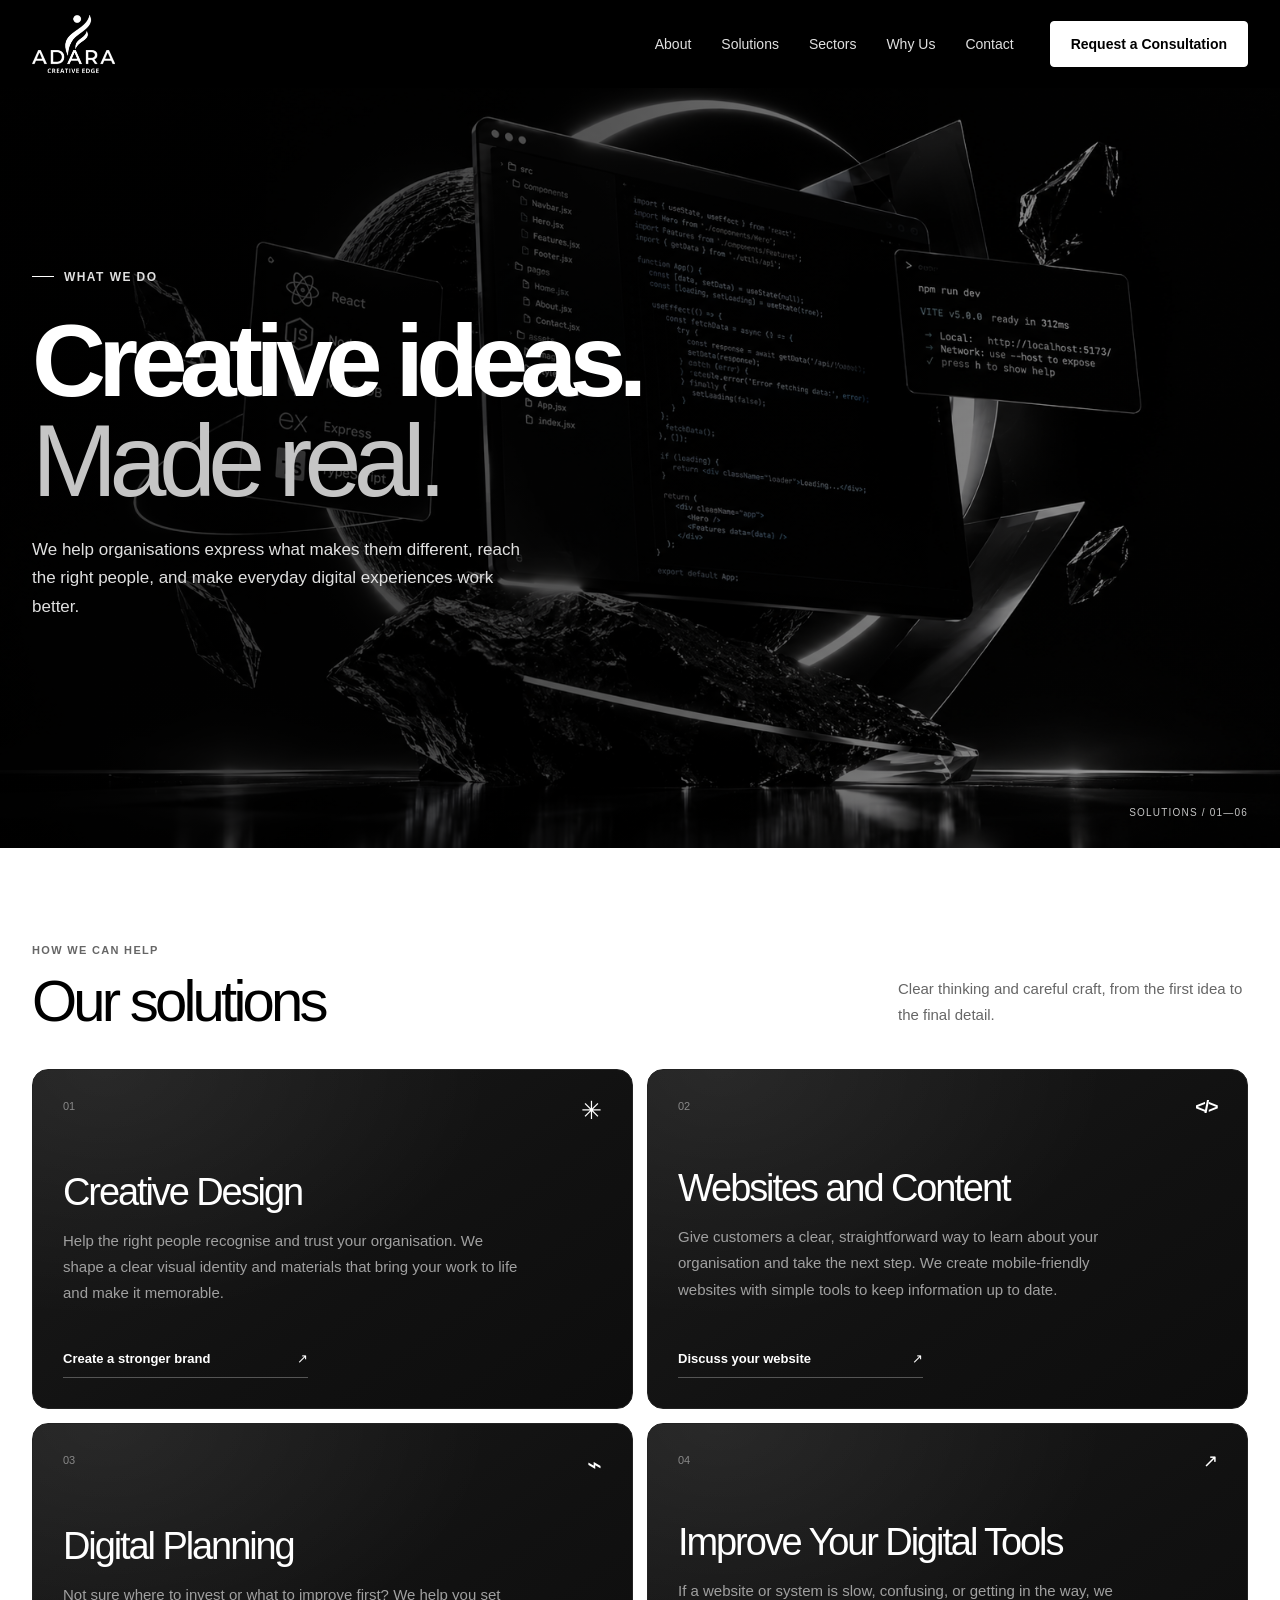
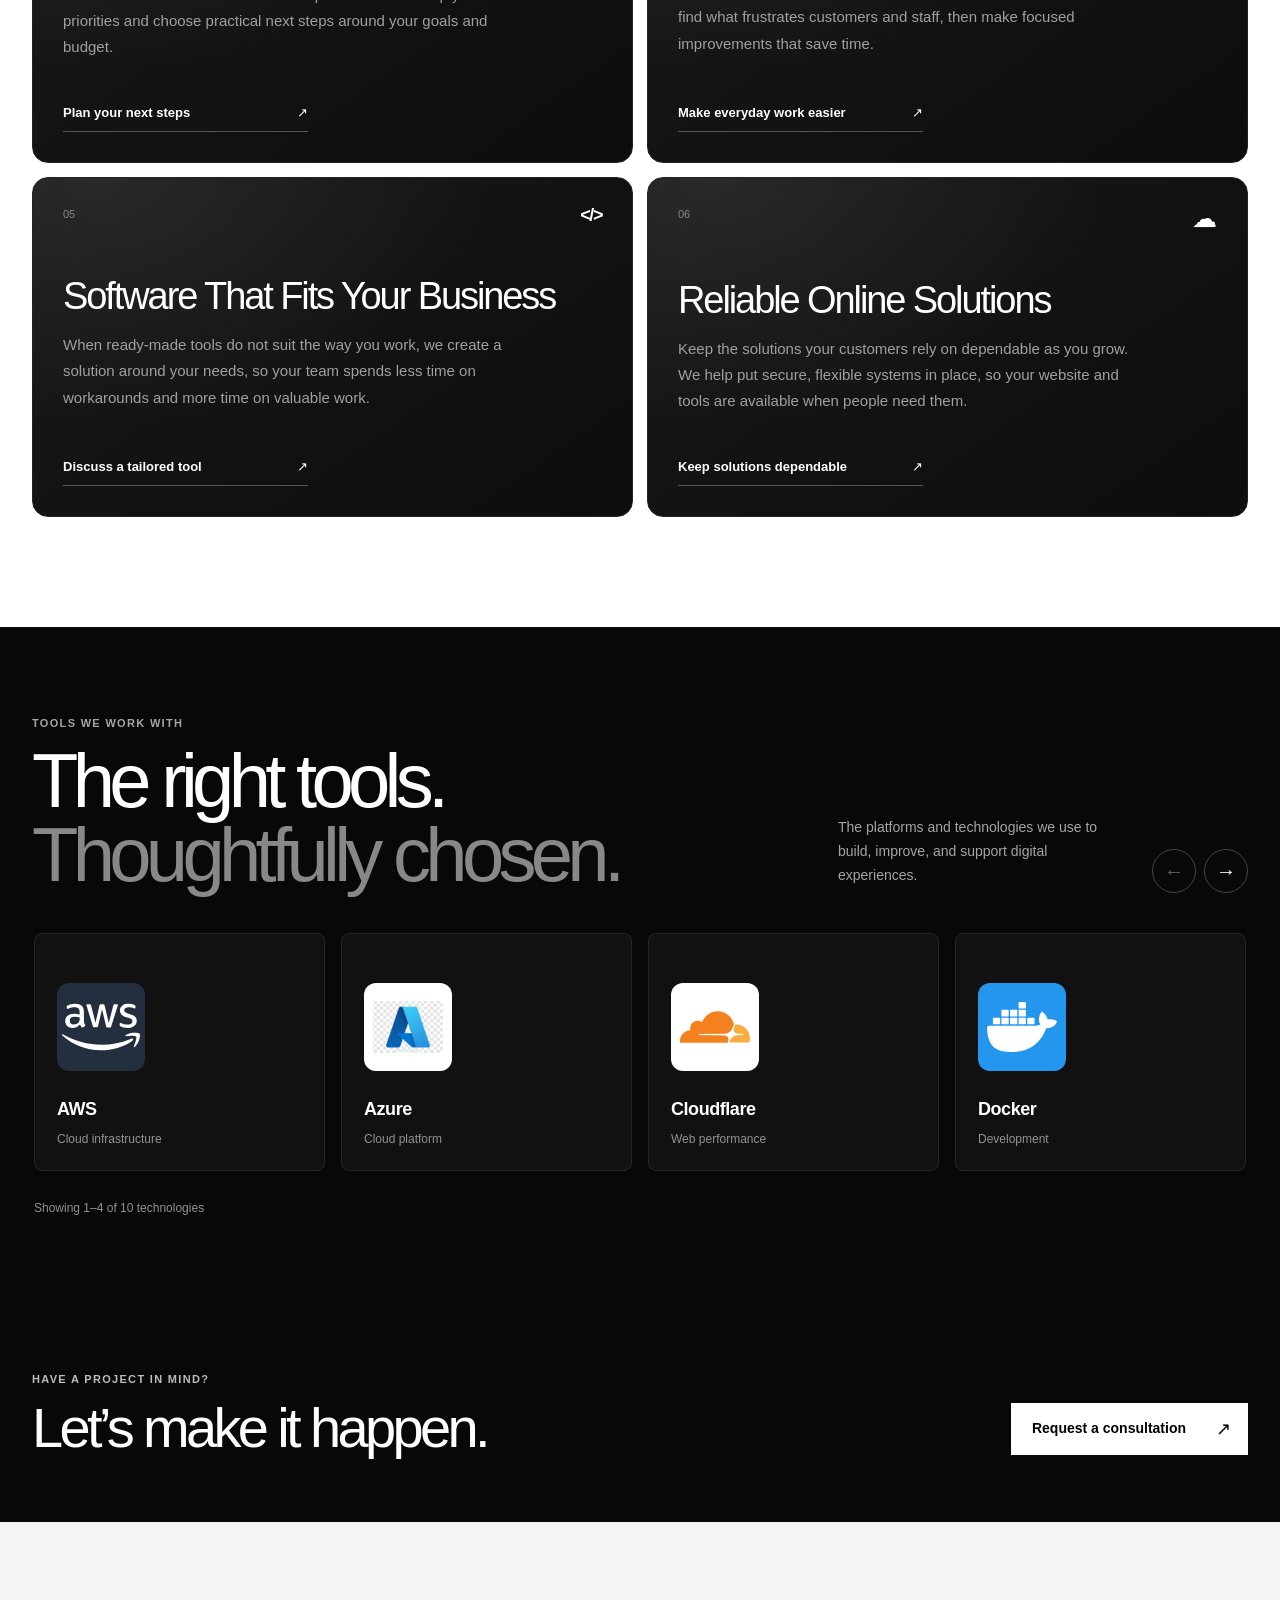
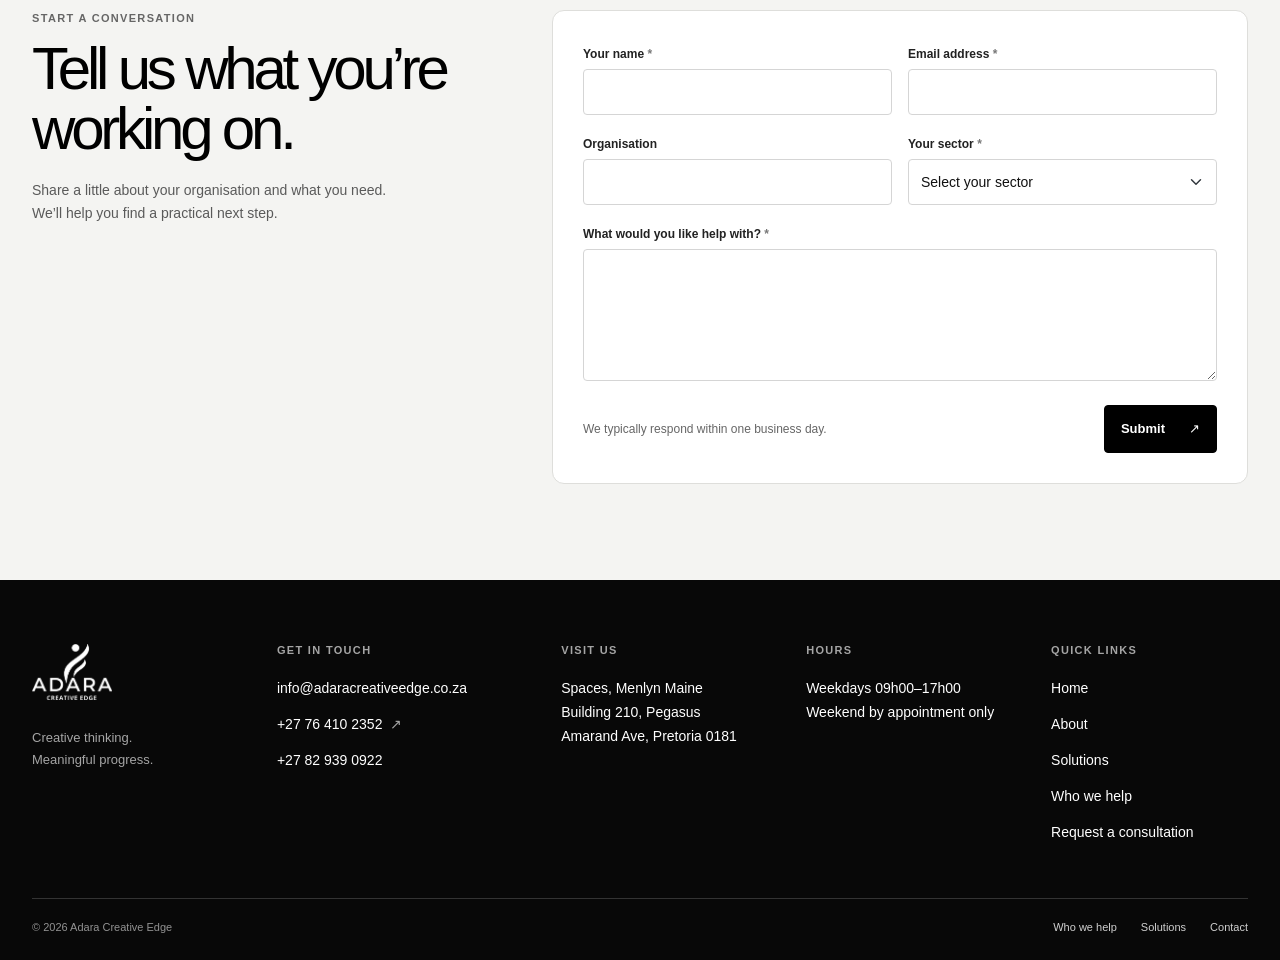
<file: services.html>
﻿<!DOCTYPE html>
<html lang="en">
<head>
  <meta charset="UTF-8">
  <meta name="viewport" content="width=device-width, initial-scale=1.0">
  <meta name="theme-color" content="#000000">
  <meta
    name="description"
    content="Explore creative design and web development solutions from Adara Creative Edge."
  >
  <title>Solutions | Adara Creative Edge</title>
  <link rel="stylesheet" href="https://cdn.jsdelivr.net/npm/bootstrap@5.3.3/dist/css/bootstrap.min.css" integrity="sha384-QWTKZyjpPEjISv5WaRU9OFeRpok6YctnYmDr5pNlyT2bRjXh0JMhjY6hW+ALEwIH" crossorigin="anonymous">
  <link rel="stylesheet" href="style.css">
  <script src="script.js" defer></script>
</head>
<body>
  <header class="site-header">
    <div class="header-inner">
      <a class="brand" href="index.html" aria-label="Adara Creative Edge home">
        <img src="assets/logo-white-lockup.png" alt="Adara Creative Edge">
      </a>

      <button
        class="menu-toggle"
        type="button"
        aria-label="Open navigation menu"
        aria-expanded="false"
        aria-controls="primary-navigation"
      >
        <span></span>
        <span></span>
        <span></span>
      </button>

      <nav class="primary-navigation" id="primary-navigation" aria-label="Main navigation">
        <ul class="navigation-links">
          <li><a href="about.html">About</a></li>
          <li><a href="services.html" aria-current="page">Solutions</a></li>
          <li><a href="index.html#sectors">Sectors</a></li>
          <li><a href="why-adara.html">Why Us</a></li>
          <li><a href="contact.html">Contact</a></li>
        </ul>
        <a class="header-cta" href="#consultation">Request a Consultation</a>
      </nav>
    </div>
  </header>

  <main>
    <section class="services-hero" aria-labelledby="services-title">
      <div class="services-hero-content">
        <div class="services-hero-inner">
          <p class="hero-eyebrow"><span></span> What we do</p>
          <h1 id="services-title">Creative ideas.<br><span>Made real.</span></h1>
          <p class="services-intro">
            We help organisations express what makes them different, reach the
            right people, and make everyday digital experiences work better.
          </p>
        </div>
      </div>
      <p class="services-hero-index" aria-hidden="true">Solutions / 01—06</p>
    </section>

    <section class="services-list-section" id="service-list" aria-labelledby="service-list-title">
      <div class="services-section-heading">
        <div>
          <p class="services-kicker">How we can help</p>
          <h2 id="service-list-title">Our solutions</h2>
        </div>
        <p>Clear thinking and careful craft, from the first idea to the final detail.</p>
      </div>

      <div class="service-cards">
        <article class="service-card">
          <div class="service-card-topline">
            <span>01</span>
            <span class="service-card-icon" aria-hidden="true">✳</span>
          </div>
          <div>
            <h3>Creative Design</h3>
            <p>
              Help the right people recognise and trust your organisation. We
              shape a clear visual identity and materials that bring your work
              to life and make it memorable.
            </p>
          </div>
          <a class="service-card-link" href="#consultation">
            <span>Create a stronger brand</span>
            <span aria-hidden="true">↗</span>
          </a>
        </article>

        <article class="service-card">
          <div class="service-card-topline">
            <span>02</span>
            <span class="service-card-icon service-card-icon-web" aria-hidden="true">&lt;/&gt;</span>
          </div>
          <div>
            <h3>Websites and Content</h3>
            <p>
              Give customers a clear, straightforward way to learn about your
              organisation and take the next step. We create mobile-friendly
              websites with simple tools to keep information up to date.
            </p>
          </div>
          <a class="service-card-link" href="#consultation">
            <span>Discuss your website</span>
            <span aria-hidden="true">↗</span>
          </a>
        </article>

        <article class="service-card">
          <div class="service-card-topline">
            <span>03</span>
            <span class="service-card-icon" aria-hidden="true">⌁</span>
          </div>
          <div>
            <h3>Digital Planning</h3>
            <p>
              Not sure where to invest or what to improve first? We help you
              set priorities and choose practical next steps around your goals
              and budget.
            </p>
          </div>
          <a class="service-card-link" href="#consultation">
            <span>Plan your next steps</span>
            <span aria-hidden="true">↗</span>
          </a>
        </article>

        <article class="service-card">
          <div class="service-card-topline">
            <span>04</span>
            <span class="service-card-icon service-card-icon-web" aria-hidden="true">↗</span>
          </div>
          <div>
            <h3>Improve Your Digital Tools</h3>
            <p>
              If a website or system is slow, confusing, or getting in the way,
              we find what frustrates customers and staff, then make focused
              improvements that save time.
            </p>
          </div>
          <a class="service-card-link" href="#consultation">
            <span>Make everyday work easier</span>
            <span aria-hidden="true">↗</span>
          </a>
        </article>

        <article class="service-card">
          <div class="service-card-topline">
            <span>05</span>
            <span class="service-card-icon service-card-icon-web" aria-hidden="true">&lt;/&gt;</span>
          </div>
          <div>
            <h3>Software That Fits Your Business</h3>
            <p>
              When ready-made tools do not suit the way you work, we create a
              solution around your needs, so your team spends less time on
              workarounds and more time on valuable work.
            </p>
          </div>
          <a class="service-card-link" href="#consultation">
            <span>Discuss a tailored tool</span>
            <span aria-hidden="true">↗</span>
          </a>
        </article>

        <article class="service-card">
          <div class="service-card-topline">
            <span>06</span>
            <span class="service-card-icon" aria-hidden="true">☁</span>
          </div>
          <div>
            <h3>Reliable Online Solutions</h3>
            <p>
              Keep the solutions your customers rely on dependable as you grow.
              We help put secure, flexible systems in place, so your website
              and tools are available when people need them.
            </p>
          </div>
          <a class="service-card-link" href="#consultation">
            <span>Keep solutions dependable</span>
            <span aria-hidden="true">↗</span>
          </a>
        </article>
      </div>
    </section>

    <section class="technology-section" aria-labelledby="technology-title">
      <div class="technology-inner">
        <div class="technology-heading">
          <div>
            <p class="services-kicker">Tools we work with</p>
            <h2 id="technology-title">The right tools.<br><span>Thoughtfully chosen.</span></h2>
          </div>
          <div class="technology-heading-aside">
            <p>The platforms and technologies we use to build, improve, and support digital experiences.</p>
            <div class="technology-controls" aria-label="Technology carousel controls">
              <button class="technology-control" type="button" data-technology-direction="previous" aria-label="Show previous technologies" aria-controls="technology-track" disabled>
                <span aria-hidden="true">←</span>
              </button>
              <button class="technology-control" type="button" data-technology-direction="next" aria-label="Show next technologies" aria-controls="technology-track">
                <span aria-hidden="true">→</span>
              </button>
            </div>
          </div>
        </div>

        <div class="technology-carousel" role="region" aria-label="Technologies we work with">
          <ul class="technology-track" id="technology-track" aria-label="Technologies used" tabindex="0">
            <li class="technology-item">
              <span class="technology-icon technology-icon-aws" aria-hidden="true">
                <img src="assets/aws.svg" alt="" loading="lazy">
              </span>
              <span class="technology-name">AWS</span>
              <span class="technology-category">Cloud infrastructure</span>
            </li>
            <li class="technology-item">
              <span class="technology-icon" aria-hidden="true">
                <img src="assets/Azure.png" alt="" loading="lazy">
              </span>
              <span class="technology-name">Azure</span>
              <span class="technology-category">Cloud platform</span>
            </li>
            <li class="technology-item">
              <span class="technology-icon" aria-hidden="true">
                <img src="assets/cloudflare.svg" alt="" loading="lazy">
              </span>
              <span class="technology-name">Cloudflare</span>
              <span class="technology-category">Web performance</span>
            </li>
            <li class="technology-item">
              <span class="technology-icon technology-icon-docker" aria-hidden="true">
                <img src="assets/docker.svg" alt="" loading="lazy">
              </span>
              <span class="technology-name">Docker</span>
              <span class="technology-category">Development</span>
            </li>
            <li class="technology-item">
              <span class="technology-icon" aria-hidden="true">
                <img src="assets/Google%20cloud.png" alt="" loading="lazy">
              </span>
              <span class="technology-name">Google Cloud</span>
              <span class="technology-category">Cloud platform</span>
            </li>
            <li class="technology-item">
              <span class="technology-icon" aria-hidden="true">
                <img src="assets/MONGO%20DB.webp" alt="" loading="lazy">
              </span>
              <span class="technology-name">MongoDB</span>
              <span class="technology-category">Database</span>
            </li>
            <li class="technology-item">
              <span class="technology-icon" aria-hidden="true">
                <img src="assets/React.png" alt="" loading="lazy">
              </span>
              <span class="technology-name">React</span>
              <span class="technology-category">Web development</span>
            </li>
            <li class="technology-item">
              <span class="technology-icon technology-icon-shopify" aria-hidden="true">
                <img src="assets/shopify.svg" alt="" loading="lazy">
              </span>
              <span class="technology-name">Shopify</span>
              <span class="technology-category">E-commerce</span>
            </li>
            <li class="technology-item">
              <span class="technology-icon" aria-hidden="true">
                <img src="assets/Ruby_on_Rails-Logo..png" alt="" loading="lazy">
              </span>
              <span class="technology-name">Rails</span>
              <span class="technology-category">Web development</span>
            </li>
            <li class="technology-item">
              <span class="technology-icon" aria-hidden="true">
                <img src="assets/woo%20commerce.png" alt="" loading="lazy">
              </span>
              <span class="technology-name">WooCommerce</span>
              <span class="technology-category">E-commerce</span>
            </li>
          </ul>
        </div>

        <p class="technology-status" aria-live="polite"></p>
      </div>
    </section>

    <section class="services-contact" aria-labelledby="services-contact-title">
      <p class="services-kicker">Have a project in mind?</p>
      <div class="services-contact-row">
        <h2 id="services-contact-title">Let’s make it happen.</h2>
        <a class="hero-cta" href="#consultation">
          <span>Request a consultation</span>
          <span class="hero-cta-arrow" aria-hidden="true">↗</span>
        </a>
      </div>
    </section>
  <section class="consultation-section" id="consultation" aria-labelledby="consultation-title">
    <div class="consultation-inner">
      <div class="consultation-heading">
        <p class="services-kicker">Start a conversation</p>
        <h2 id="consultation-title">Tell us what you’re working on.</h2>
        <p>Share a little about your organisation and what you need. We’ll help you find a practical next step.</p>
      </div>
      <form class="consultation-form" data-consultation-form novalidate>
        <div class="row g-3">
          <div class="col-sm-6">
            <label for="consultation-name" class="form-label">Your name <span class="text-muted" aria-hidden="true">*</span></label>
            <input id="consultation-name" name="name" class="form-control" autocomplete="name" required>
            <div class="invalid-feedback">Please enter your name.</div>
          </div>
          <div class="col-sm-6">
            <label for="consultation-email" class="form-label">Email address <span class="text-muted" aria-hidden="true">*</span></label>
            <input id="consultation-email" name="email" type="email" class="form-control" autocomplete="email" required>
            <div class="invalid-feedback">Please enter a valid email address.</div>
          </div>
          <div class="col-sm-6">
            <label for="consultation-organisation" class="form-label">Organisation</label>
            <input id="consultation-organisation" name="organisation" class="form-control" autocomplete="organization">
          </div>
          <div class="col-sm-6">
            <label for="consultation-sector" class="form-label">Your sector <span class="text-muted" aria-hidden="true">*</span></label>
            <select id="consultation-sector" name="sector" class="form-select" required>
              <option value="" selected disabled>Select your sector</option>
              <option>Agriculture</option>
              <option>Education</option>
              <option>Enterprise organisation</option>
              <option>Other</option>
            </select>
            <div class="invalid-feedback">Please select a sector.</div>
          </div>
          <div class="col-12">
            <label for="consultation-project" class="form-label">What would you like help with? <span class="text-muted" aria-hidden="true">*</span></label>
            <textarea id="consultation-project" name="project" class="form-control" rows="5" required></textarea>
            <div class="invalid-feedback">Please tell us what you need help with.</div>
          </div>
        </div>
        <div class="consultation-submit-row mt-4">
          <p id="consultation-note" class="mb-0">We typically respond within one business day.</p>
          <button class="consultation-submit" type="submit" aria-describedby="consultation-note">
            <span>Submit</span>
            <span aria-hidden="true">↗</span>
          </button>
        </div>
      </form>
    </div>
  </section>
  </main>
  <footer class="site-footer" id="contact" aria-labelledby="footer-title">
    <div class="site-footer-inner">
      <div class="site-footer-main">
        <div class="site-footer-brand">
          <a class="footer-logo" href="index.html" aria-label="Adara Creative Edge home">
            <img src="assets/logo-white-lockup.png" alt="Adara Creative Edge">
          </a>
          <p>Creative thinking.<br>Meaningful progress.</p>
        </div>

        <div class="site-footer-contact">
          <h2 id="footer-title">Get in touch</h2>
          <a href="mailto:info@adaracreativeedge.co.za">info@adaracreativeedge.co.za</a>
          <a href="https://wa.me/27764102352">+27 76 410 2352 <span aria-hidden="true">↗</span></a>
          <a href="tel:+27829390922">+27 82 939 0922</a>
        </div>

        <div class="site-footer-location">
          <h2>Visit us</h2>
          <address>Spaces, Menlyn Maine<br>Building 210, Pegasus<br>Amarand Ave, Pretoria 0181</address>
        </div>

        <div class="site-footer-hours">
          <h2>Hours</h2>
          <p>Weekdays 09h00–17h00<br>Weekend by appointment only</p>
        </div>

        <div class="site-footer-quick-links">
          <h2>Quick links</h2>
          <a href="index.html">Home</a>
          <a href="about.html">About</a>
          <a href="services.html">Solutions</a>
          <a href="index.html#sectors">Who we help</a>
          <a href="index.html#consultation">Request a consultation</a>
        </div>
      </div>

      <div class="site-footer-bottom">
        <span>© 2026 Adara Creative Edge</span>
        <nav aria-label="Footer navigation">
          <a href="index.html#sectors">Who we help</a>
          <a href="services.html">Solutions</a>
          <a href="index.html#contact">Contact</a>
        </nav>
      </div>
    </div>
  </footer>
</body>
</html>
</file>
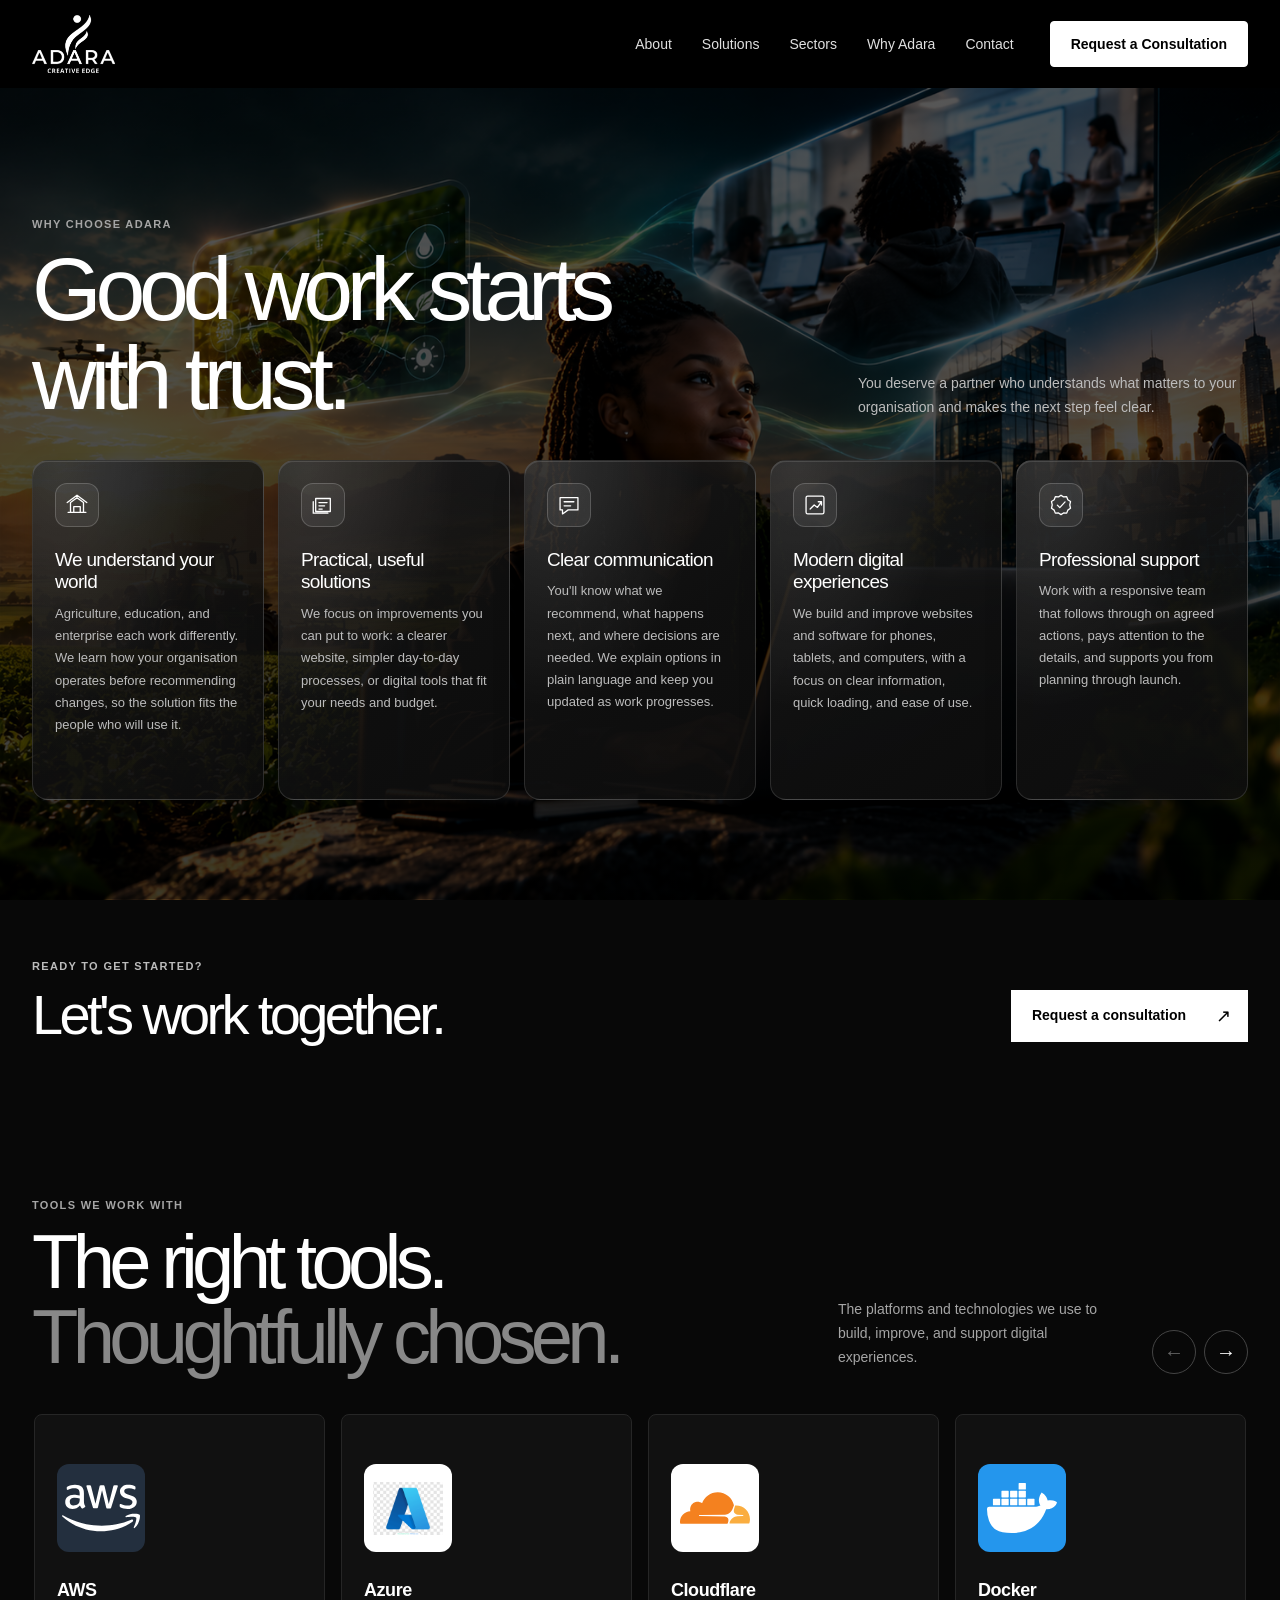
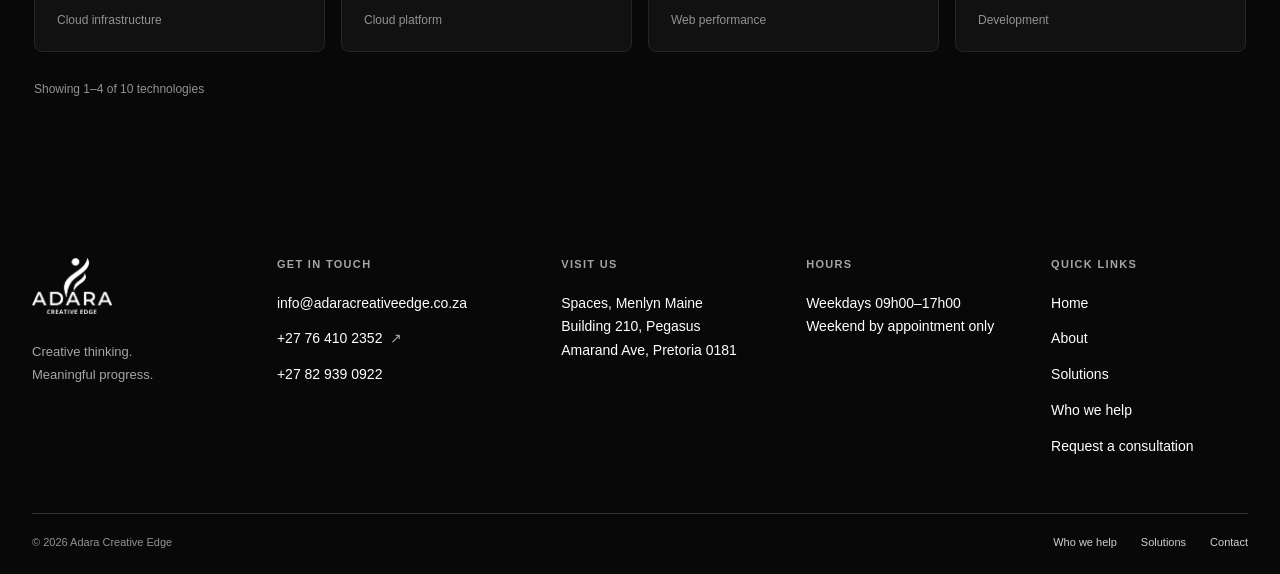
<file: why-adara.html>
﻿<!DOCTYPE html>
<html lang="en">
<head>
  <meta charset="UTF-8">
  <meta name="viewport" content="width=device-width, initial-scale=1.0">
  <meta name="theme-color" content="#000000">
  <meta name="description" content="Why choose Adara Creative Edge? We understand your world, deliver practical solutions, and communicate clearly from planning through launch.">
  <title>Why Adara | Adara Creative Edge</title>
  <link rel="stylesheet" href="https://cdn.jsdelivr.net/npm/bootstrap@5.3.3/dist/css/bootstrap.min.css" integrity="sha384-QWTKZyjpPEjISv5WaRU9OFeRpok6YctnYmDr5pNlyT2bRjXh0JMhjY6hW+ALEwIH" crossorigin="anonymous">
  <link rel="stylesheet" href="style.css">
  <script src="script.js" defer></script>
</head>
<body>
  <header class="site-header">
    <div class="header-inner">
      <a class="brand" href="index.html" aria-label="Adara Creative Edge home">
        <img src="assets/logo-white-lockup.png" alt="Adara Creative Edge">
      </a>

      <button
        class="menu-toggle"
        type="button"
        aria-label="Open navigation menu"
        aria-expanded="false"
        aria-controls="primary-navigation"
      >
        <span></span>
        <span></span>
        <span></span>
      </button>

      <nav class="primary-navigation" id="primary-navigation" aria-label="Main navigation">
        <ul class="navigation-links">
          <li><a href="about.html">About</a></li>
          <li><a href="services.html">Solutions</a></li>
          <li><a href="index.html#sectors">Sectors</a></li>
          <li><a href="why-adara.html" aria-current="page">Why Adara</a></li>
          <li><a href="contact.html">Contact</a></li>
        </ul>
        <a class="header-cta" href="index.html#consultation">Request a Consultation</a>
      </nav>
    </div>
  </header>

  <main>
    <section class="trust-section trust-section-hero" id="why-us" aria-labelledby="trust-title">
      <div class="trust-inner">
        <div class="trust-heading">
          <div>
            <p class="services-kicker">Why choose Adara</p>
            <h1 id="trust-title">Good work starts<br>with trust.</h1>
          </div>
          <p>
            You deserve a partner who understands what matters to your
            organisation and makes the next step feel clear.
          </p>
        </div>

        <div class="trust-cards">
          <article class="trust-card">
            <span class="trust-icon" aria-hidden="true">
              <svg viewBox="0 0 32 32" fill="none">
                <path d="M5 25h22M8 25V13l8-6 8 6v12M12 25v-7h8v7M4 13l12-9 12 9" />
              </svg>
            </span>
            <h3>We understand your world</h3>
            <p>
              Agriculture, education, and enterprise each work differently.
              We learn how your organisation operates before recommending
              changes, so the solution fits the people who will use it.
            </p>
          </article>

          <article class="trust-card">
            <span class="trust-icon" aria-hidden="true">
              <svg viewBox="0 0 32 32" fill="none">
                <path d="M7 8h18v16H7zM11 13h10M11 17h7M11 21h4M4 12v14h18" />
              </svg>
            </span>
            <h3>Practical, useful solutions</h3>
            <p>
              We focus on improvements you can put to work: a clearer website,
              simpler day-to-day processes, or digital tools that fit your
              needs and budget.
            </p>
          </article>

          <article class="trust-card">
            <span class="trust-icon" aria-hidden="true">
              <svg viewBox="0 0 32 32" fill="none">
                <path d="M5 7h22v15H15l-7 5v-5H5zM10 12h12M10 17h8" />
              </svg>
            </span>
            <h3>Clear communication</h3>
            <p>
              You'll know what we recommend, what happens next, and where
              decisions are needed. We explain options in plain language and
              keep you updated as work progresses.
            </p>
          </article>

          <article class="trust-card">
            <span class="trust-icon" aria-hidden="true">
              <svg viewBox="0 0 32 32" fill="none">
                <rect x="5" y="5" width="22" height="22" rx="2" />
                <path d="M10 21l5-5 4 3 5-7M20 12h4v4" />
              </svg>
            </span>
            <h3>Modern digital experiences</h3>
            <p>
              We build and improve websites and software for phones, tablets,
              and computers, with a focus on clear information, quick loading,
              and ease of use.
            </p>
          </article>

          <article class="trust-card">
            <span class="trust-icon" aria-hidden="true">
              <svg viewBox="0 0 32 32" fill="none">
                <path d="M16 4l3 2 4-.2 1.4 3.7 3.3 2.3-.9 4.1.9 4.1-3.3 2.3-1.4 3.7-4-.2-3 2-3-2-4 .2-1.4-3.7-3.3-2.3.9-4.1-.9-4.1 3.3-2.3L9 5.8l4 .2z" />
                <path d="M11.5 16.2l3 3 6.5-7" />
              </svg>
            </span>
            <h3>Professional support</h3>
            <p>
              Work with a responsive team that follows through on agreed
              actions, pays attention to the details, and supports you from
              planning through launch.
            </p>
          </article>
        </div>
      </div>
    </section>

    <section class="services-contact" aria-labelledby="why-contact-title">
      <p class="services-kicker">Ready to get started?</p>
      <div class="services-contact-row">
        <h2 id="why-contact-title">Let's work together.</h2>
        <a class="hero-cta" href="index.html#consultation">
          <span>Request a consultation</span>
          <span class="hero-cta-arrow" aria-hidden="true">↗</span>
        </a>
      </div>
    </section>
  </main>

  <section class="technology-section" aria-labelledby="technology-title-why">
    <div class="technology-inner">
      <div class="technology-heading">
        <div>
          <p class="services-kicker">Tools we work with</p>
          <h2 id="technology-title-why">The right tools.<br><span>Thoughtfully chosen.</span></h2>
        </div>
        <div class="technology-heading-aside">
          <p>The platforms and technologies we use to build, improve, and support digital experiences.</p>
          <div class="technology-controls" aria-label="Technology carousel controls">
            <button class="technology-control" type="button" data-technology-direction="previous" aria-label="Show previous technologies" aria-controls="technology-track-why" disabled>
              <span aria-hidden="true">←</span>
            </button>
            <button class="technology-control" type="button" data-technology-direction="next" aria-label="Show next technologies" aria-controls="technology-track-why">
              <span aria-hidden="true">→</span>
            </button>
          </div>
        </div>
      </div>

      <div class="technology-carousel" role="region" aria-label="Technologies we work with">
        <ul class="technology-track" id="technology-track-why" aria-label="Technologies used" tabindex="0">
          <li class="technology-item">
            <span class="technology-icon technology-icon-aws" aria-hidden="true">
              <img src="assets/aws.svg" alt="" loading="lazy">
            </span>
            <span class="technology-name">AWS</span>
            <span class="technology-category">Cloud infrastructure</span>
          </li>
          <li class="technology-item">
            <span class="technology-icon" aria-hidden="true">
              <img src="assets/Azure.png" alt="" loading="lazy">
            </span>
            <span class="technology-name">Azure</span>
            <span class="technology-category">Cloud platform</span>
          </li>
          <li class="technology-item">
            <span class="technology-icon" aria-hidden="true">
              <img src="assets/cloudflare.svg" alt="" loading="lazy">
            </span>
            <span class="technology-name">Cloudflare</span>
            <span class="technology-category">Web performance</span>
          </li>
          <li class="technology-item">
            <span class="technology-icon technology-icon-docker" aria-hidden="true">
              <img src="assets/docker.svg" alt="" loading="lazy">
            </span>
            <span class="technology-name">Docker</span>
            <span class="technology-category">Development</span>
          </li>
          <li class="technology-item">
            <span class="technology-icon" aria-hidden="true">
              <img src="assets/Google%20cloud.png" alt="" loading="lazy">
            </span>
            <span class="technology-name">Google Cloud</span>
            <span class="technology-category">Cloud platform</span>
          </li>
          <li class="technology-item">
            <span class="technology-icon" aria-hidden="true">
              <img src="assets/MONGO%20DB.webp" alt="" loading="lazy">
            </span>
            <span class="technology-name">MongoDB</span>
            <span class="technology-category">Database</span>
          </li>
          <li class="technology-item">
            <span class="technology-icon" aria-hidden="true">
              <img src="assets/React.png" alt="" loading="lazy">
            </span>
            <span class="technology-name">React</span>
            <span class="technology-category">Web development</span>
          </li>
          <li class="technology-item">
            <span class="technology-icon technology-icon-shopify" aria-hidden="true">
              <img src="assets/shopify.svg" alt="" loading="lazy">
            </span>
            <span class="technology-name">Shopify</span>
            <span class="technology-category">E-commerce</span>
          </li>
          <li class="technology-item">
            <span class="technology-icon" aria-hidden="true">
              <img src="assets/Ruby_on_Rails-Logo..png" alt="" loading="lazy">
            </span>
            <span class="technology-name">Rails</span>
            <span class="technology-category">Web development</span>
          </li>
          <li class="technology-item">
            <span class="technology-icon" aria-hidden="true">
              <img src="assets/woo%20commerce.png" alt="" loading="lazy">
            </span>
            <span class="technology-name">WooCommerce</span>
            <span class="technology-category">E-commerce</span>
          </li>
        </ul>
      </div>

      <p class="technology-status" aria-live="polite"></p>
    </div>
  </section>

  <footer class="site-footer" id="contact" aria-labelledby="footer-title">
    <div class="site-footer-inner">
      <div class="site-footer-main">
        <div class="site-footer-brand">
          <a class="footer-logo" href="index.html" aria-label="Adara Creative Edge home">
            <img src="assets/logo-white-lockup.png" alt="Adara Creative Edge">
          </a>
          <p>Creative thinking.<br>Meaningful progress.</p>
        </div>

        <div class="site-footer-contact">
          <h2 id="footer-title">Get in touch</h2>
          <a href="mailto:info@adaracreativeedge.co.za">info@adaracreativeedge.co.za</a>
          <a href="https://wa.me/27764102352">+27 76 410 2352 <span aria-hidden="true">↗</span></a>
          <a href="tel:+27829390922">+27 82 939 0922</a>
        </div>

        <div class="site-footer-location">
          <h2>Visit us</h2>
          <address>Spaces, Menlyn Maine<br>Building 210, Pegasus<br>Amarand Ave, Pretoria 0181</address>
        </div>

        <div class="site-footer-hours">
          <h2>Hours</h2>
          <p>Weekdays 09h00–17h00<br>Weekend by appointment only</p>
        </div>

        <div class="site-footer-quick-links">
          <h2>Quick links</h2>
          <a href="index.html">Home</a>
          <a href="about.html">About</a>
          <a href="services.html">Solutions</a>
          <a href="index.html#sectors">Who we help</a>
          <a href="index.html#consultation">Request a consultation</a>
        </div>
      </div>

      <div class="site-footer-bottom">
        <span>© 2026 Adara Creative Edge</span>
        <nav aria-label="Footer navigation">
          <a href="index.html#sectors">Who we help</a>
          <a href="services.html">Solutions</a>
          <a href="#contact">Contact</a>
        </nav>
      </div>
    </div>
  </footer>
</body>
</html>
</file>
<file: style.css>
:root {
  color-scheme: dark;
  font-family: "Segoe UI", Arial, sans-serif;
  font-synthesis: none;
  text-rendering: optimizeLegibility;
  -webkit-font-smoothing: antialiased;
  -moz-osx-font-smoothing: grayscale;
  --header-background: #000000;
  --header-foreground: #ffffff;
  --header-muted: #e0e0e0;
  --header-accent: #ffffff;
  --header-accent-text: #000000;

  /* Neutralise Bootstrap's global link colour overrides */
  --bs-link-color: inherit;
  --bs-link-hover-color: inherit;
  --bs-link-color-rgb: inherit;
  --bs-link-hover-color-rgb: inherit;
  --bs-body-font-family: "Segoe UI", Arial, sans-serif;
  --bs-body-color: inherit;
  --bs-body-bg: transparent;
}

* {
  box-sizing: border-box;
}

body {
  margin: 0;
  background: #ffffff;
}

.site-header {
  position: relative;
  z-index: 10;
  background: var(--header-background);
  color: var(--header-foreground);
}

.header-inner {
  display: flex;
  align-items: center;
  justify-content: space-between;
  width: min(100% - 64px, 1280px);
  min-height: 88px;
  margin: 0 auto;
}

.brand {
  display: inline-flex;
  flex: 0 0 auto;
  align-items: center;
}

.brand img {
  display: block;
  width: 190px;
  max-height: 58px;
  object-fit: contain;
  object-position: left center;
}

.primary-navigation,
.navigation-links {
  display: flex;
  align-items: center;
}

.primary-navigation {
  gap: 36px;
}

.navigation-links {
  gap: 30px;
  margin: 0;
  padding: 0;
  list-style: none;
}

.navigation-links a {
  color: var(--header-muted);
  font-size: 14px;
  font-weight: 500;
  text-decoration: none;
  transition: color 160ms ease;
}

.navigation-links a:hover,
.navigation-links a:focus-visible {
  color: var(--header-foreground);
}

.header-cta {
  display: inline-flex;
  min-height: 46px;
  align-items: center;
  justify-content: center;
  padding: 0 20px;
  border: 1px solid var(--header-accent);
  border-radius: 4px;
  background: var(--header-accent);
  color: var(--header-accent-text);
  font-size: 14px;
  font-weight: 700;
  text-decoration: none;
  transition: background-color 160ms ease, border-color 160ms ease;
}

.header-cta:hover,
.header-cta:focus-visible {
  border-color: #f0f0f0;
  background: #f0f0f0;
}

.menu-toggle {
  display: none;
}

.hero {
  position: relative;
  display: flex;
  min-height: min(760px, calc(100svh - 88px));
  flex-direction: column;
  justify-content: center;
  overflow: hidden;
  background-color: #080808;
  background-image:
    linear-gradient(90deg, rgb(0 0 0 / 82%) 0%, rgb(0 0 0 / 64%) 42%, rgb(0 0 0 / 18%) 100%),
    url("assets/hero%20image%20asset.png");
  background-position: center;
  background-size: cover;
  color: #ffffff;
}

.hero-inner {
  display: grid;
  width: min(100% - 64px, 1280px);
  grid-template-columns: minmax(0, 1.1fr) minmax(360px, 0.9fr);
  align-items: center;
  gap: clamp(48px, 9vw, 140px);
  margin: 0 auto;
  padding: 76px 0 100px;
}

.hero-copy {
  max-width: 640px;
}

.hero-eyebrow {
  display: flex;
  align-items: center;
  gap: 10px;
  margin: 0 0 25px;
  color: #e0e0e0;
  font-size: 12px;
  font-weight: 600;
  letter-spacing: 0.12em;
  text-transform: uppercase;
}

.hero-eyebrow span {
  width: 22px;
  height: 1px;
  background: #ffffff;
}

.hero h1 {
  margin: 0;
  font-size: clamp(52px, 6.5vw, 90px);
  font-weight: 600;
  letter-spacing: -0.075em;
  line-height: 0.99;
}

.hero h1 span {
  color: #d0d0d0;
  font-weight: 400;
}

.hero-description {
  max-width: 440px;
  margin: 27px 0 26px;
  color: #eeeeee;
  font-size: 17px;
  line-height: 1.7;
}

.hero-cta {
  display: inline-flex;
  min-height: 52px;
  align-items: center;
  justify-content: space-between;
  gap: 30px;
  padding: 0 16px 0 20px;
  border: 1px solid #ffffff;
  background: #ffffff;
  color: #000000;
  font-size: 14px;
  font-weight: 600;
  text-decoration: none;
  transition: background-color 160ms ease, color 160ms ease;
}

.hero-cta:hover,
.hero-cta:focus-visible {
  background: transparent;
  color: #ffffff;
}

.hero-cta-arrow {
  font-size: 18px;
  line-height: 1;
}

.hero-note {
  margin: 33px 0 0;
  color: #d0d0d0;
  font-size: 12px;
  letter-spacing: 0.04em;
}

.hero-visual {
  display: flex;
  min-height: 390px;
  flex-direction: column;
  justify-content: space-between;
  padding: 28px;
  background: rgb(8 8 8 / 38%);
  color: #ffffff;
}

.visual-topline,
.visual-bottomline {
  display: flex;
  align-items: center;
  justify-content: space-between;
  color: #e0e0e0;
  font-size: 10px;
  letter-spacing: 0.12em;
  text-transform: uppercase;
}

.sector-list {
  margin: 32px 0;
}

.sector-item {
  display: grid;
  min-height: 76px;
  grid-template-columns: 42px 1fr 24px;
  align-items: center;
  border-top: 1px solid #3c3c3c;
}

.sector-item:last-child {
  border-bottom: 1px solid #3c3c3c;
}

.sector-number {
  color: #8c8c8c;
  font-size: 11px;
}

.sector-name {
  font-size: clamp(20px, 2.1vw, 28px);
  font-weight: 400;
  letter-spacing: -0.04em;
}

.sector-mark {
  justify-self: end;
  color: #bcbcbc;
  font-size: 18px;
}

.visual-bottomline {
  color: #bcbcbc;
}

.hero-footer {
  position: absolute;
  right: max(32px, calc((100% - 1280px) / 2));
  bottom: 28px;
  left: max(32px, calc((100% - 1280px) / 2));
  display: flex;
  align-items: center;
  gap: 14px;
  color: #e0e0e0;
  font-size: 10px;
  letter-spacing: 0.12em;
  text-transform: uppercase;
}

.hero-footer-line {
  width: 54px;
  height: 1px;
  background: #e0e0e0;
}

.audience-section {
  padding: 96px 32px 104px;
  background: #080808;
  color: #ffffff;
  scroll-margin-top: 24px;
}

.audience-section .services-kicker {
  color: #a5a5a5;
}

.audience-inner {
  width: min(100%, 1280px);
  margin: 0 auto;
}

.audience-heading {
  display: flex;
  align-items: end;
  justify-content: space-between;
  gap: 40px;
  margin-bottom: 38px;
}

.audience-heading h2 {
  margin: 0;
  font-size: clamp(38px, 5.5vw, 64px);
  font-weight: 500;
  letter-spacing: -0.07em;
  line-height: 1;
}

.audience-heading > p {
  max-width: 410px;
  margin: 0 0 4px;
  color: #bcbcbc;
  font-size: 15px;
  line-height: 1.7;
}

.audience-cards {
  display: grid;
  grid-template-columns: repeat(3, minmax(0, 1fr));
  gap: 14px;
}

.audience-card {
  position: relative;
  display: flex;
  min-height: 440px;
  flex-direction: column;
  overflow: hidden;
  padding: 24px;
  border: 1px solid rgb(255 255 255 / 16%);
  border-radius: 18px;
  background:
    radial-gradient(ellipse at 12% 0%, rgb(255 255 255 / 11%), transparent 48%),
    linear-gradient(145deg, #202020 0%, #121212 48%, #0c0c0c 100%);
  box-shadow:
    inset 0 1px 0 rgb(255 255 255 / 14%),
    0 18px 40px rgb(0 0 0 / 22%);
  color: #ffffff;
  transition: border-color 180ms ease, box-shadow 180ms ease, transform 180ms ease;
}

.audience-card:hover {
  transform: translateY(-4px);
  border-color: rgb(255 255 255 / 30%);
  box-shadow:
    inset 0 1px 0 rgb(255 255 255 / 20%),
    0 24px 48px rgb(0 0 0 / 34%);
}

.audience-card-topline {
  display: flex;
  align-items: center;
  justify-content: space-between;
  color: #a5a5a5;
  font-size: 11px;
  font-weight: 600;
  letter-spacing: 0.08em;
  text-transform: uppercase;
}

.audience-card-topline span:last-child {
  color: #ffffff;
  font-size: 16px;
}

.audience-card h3 {
  margin: 34px 0 26px;
  font-size: clamp(25px, 2.4vw, 34px);
  font-weight: 500;
  letter-spacing: -0.055em;
  line-height: 1.05;
}

.audience-card-copy {
  display: grid;
  gap: 18px;
}

.audience-card-copy h4 {
  margin: 0 0 6px;
  color: #a5a5a5;
  font-size: 10px;
  font-weight: 700;
  letter-spacing: 0.1em;
  text-transform: uppercase;
}

.audience-card-copy p {
  margin: 0;
  color: #d0d0d0;
  font-size: 13px;
  line-height: 1.65;
}

.audience-card-link {
  display: flex;
  align-items: center;
  justify-content: space-between;
  gap: 16px;
  width: 100%;
  margin-top: auto;
  padding-top: 20px;
  border-bottom: 1px solid #555555;
  color: #ffffff;
  font-size: 12px;
  font-weight: 600;
  text-decoration: none;
}

.audience-card-link span {
  padding-bottom: 10px;
}

.audience-card-link:hover,
.audience-card-link:focus-visible {
  color: #bcbcbc;
}

/* ── Homepage services section ───────────────────────────────────── */

.home-services-section {
  padding: 96px 32px 104px;
  background: #ffffff;
  color: #000000;
}

.home-services-inner {
  width: min(100%, 1280px);
  margin: 0 auto;
}

.home-services-heading {
  display: flex;
  align-items: flex-end;
  justify-content: space-between;
  gap: 32px;
  margin-bottom: 48px;
}

.home-services-heading h2 {
  margin: 0;
  font-size: clamp(36px, 5vw, 58px);
  font-weight: 500;
  letter-spacing: -0.065em;
  line-height: 1.05;
}

.home-services-cta {
  flex: 0 0 auto;
  border-color: #000000;
  background: #000000;
  color: #ffffff;
}

.home-services-cta:hover,
.home-services-cta:focus-visible {
  background: transparent;
  color: #000000;
}

.home-service-cards {
  display: grid;
  grid-template-columns: repeat(3, minmax(0, 1fr));
  gap: 14px;
}

.home-service-card {
  display: flex;
  flex-direction: column;
  gap: 14px;
  padding: 32px 28px;
  border: 1px solid #222222;
  border-radius: 16px;
  background:
    radial-gradient(ellipse at 12% 0%, rgb(255 255 255 / 7%), transparent 52%),
    linear-gradient(145deg, #1a1a1a 0%, #111111 60%, #0d0d0d 100%);
  color: #ffffff;
  transition: border-color 180ms ease, transform 180ms ease;
}

.home-service-card:hover {
  transform: translateY(-3px);
  border-color: #444444;
}

.home-service-card-icon {
  display: grid;
  width: 48px;
  height: 48px;
  place-items: center;
  border: 1px solid rgb(255 255 255 / 18%);
  border-radius: 12px;
  background: rgb(255 255 255 / 7%);
  margin-bottom: 6px;
}

.home-service-card-icon svg {
  width: 24px;
  height: 24px;
  stroke: #ffffff;
  stroke-linecap: round;
  stroke-linejoin: round;
  stroke-width: 1.6;
}

.home-service-card h3 {
  margin: 0;
  font-size: 22px;
  font-weight: 500;
  letter-spacing: -0.035em;
}

.home-service-card p {
  margin: 0;
  color: #a0a0a0;
  font-size: 14px;
  line-height: 1.75;
  flex: 1;
}

.home-service-card-link {
  display: inline-flex;
  align-items: center;
  gap: 8px;
  margin-top: 8px;
  padding-bottom: 8px;
  border-bottom: 1px solid #555555;
  color: #ffffff;
  font-size: 13px;
  font-weight: 600;
  text-decoration: none;
  transition: color 160ms ease, border-color 160ms ease;
  width: fit-content;
}

.home-service-card-link:hover,
.home-service-card-link:focus-visible {
  color: #bcbcbc;
  border-bottom-color: #888888;
}

.trust-section {
  padding: 88px 32px 100px;
  background-color: #101010;
  background-image:
    linear-gradient(rgb(0 0 0 / 66%), rgb(0 0 0 / 76%)),
    url("assets/Why%20choose%20us%20section.png");
  background-position: center;
  background-size: cover;
  color: #ffffff;
  scroll-margin-top: 24px;
}

.trust-section-hero {
  padding-top: clamp(80px, 10vw, 140px);
}

.trust-section-hero #trust-title {
  font-size: clamp(48px, 7vw, 96px);
  font-weight: 500;
  letter-spacing: -0.07em;
  line-height: 1;
  margin: 0;
}

.trust-inner {
  width: min(100%, 1280px);
  margin: 0 auto;
}

.trust-heading {
  display: flex;
  align-items: end;
  justify-content: space-between;
  gap: 40px;
  margin-bottom: 36px;
}

.trust-heading .services-kicker {
  color: #a5a5a5;
}

.trust-heading h2 {
  margin: 0;
  font-size: clamp(38px, 5.5vw, 64px);
  font-weight: 500;
  letter-spacing: -0.07em;
  line-height: 1;
}

.trust-heading > p {
  max-width: 390px;
  margin: 0 0 4px;
  color: #bcbcbc;
  font-size: 14px;
  line-height: 1.7;
}

.trust-cards {
  display: grid;
  grid-template-columns: repeat(5, minmax(0, 1fr));
  gap: 14px;
}

.trust-card {
  min-height: 340px;
  padding: 22px;
  border: 1px solid rgb(255 255 255 / 13%);
  border-radius: 16px;
  background:
    radial-gradient(ellipse at 12% 0%, rgb(255 255 255 / 11%), transparent 52%),
    linear-gradient(145deg, rgb(27 27 27 / 84%) 0%, rgb(18 18 18 / 82%) 56%, rgb(14 14 14 / 86%) 100%);
  box-shadow:
    inset 0 1px 0 rgb(255 255 255 / 12%),
    0 14px 32px rgb(0 0 0 / 18%);
}

.trust-icon {
  display: grid;
  width: 44px;
  height: 44px;
  place-items: center;
  border: 1px solid rgb(255 255 255 / 18%);
  border-radius: 12px;
  background: rgb(255 255 255 / 7%);
  color: #ffffff;
}

.trust-icon svg {
  width: 26px;
  height: 26px;
  stroke: currentColor;
  stroke-linecap: round;
  stroke-linejoin: round;
  stroke-width: 1.6;
}

.trust-card h3 {
  margin: 22px 0 9px;
  font-size: 19px;
  font-weight: 500;
  letter-spacing: -0.035em;
}

.trust-card p {
  max-width: 340px;
  margin: 0;
  color: #bcbcbc;
  font-size: 13px;
  line-height: 1.7;
}

.services-hero {
  position: relative;
  display: flex;
  min-height: min(760px, calc(100svh - 88px));
  flex-direction: column;
  overflow: hidden;
  background-color: #080808;
  background-image:
    linear-gradient(90deg, rgb(0 0 0 / 82%) 0%, rgb(0 0 0 / 66%) 48%, rgb(0 0 0 / 32%) 100%),
    url("assets/services%20background%20image.png");
  background-position: center;
  background-size: cover;
  color: #ffffff;
}

.services-hero-content {
  display: flex;
  flex: 1;
  min-width: 0;
  width: min(100% - 64px, 1280px);
  align-items: center;
  justify-content: flex-start;
  margin: 0 auto;
  padding: 80px 0 100px;
}

.services-hero-inner {
  width: min(100%, 680px);
}

.services-hero h1 {
  margin: 0;
  font-size: clamp(58px, 8vw, 104px);
  font-weight: 600;
  letter-spacing: -0.075em;
  line-height: 0.98;
}

.services-hero h1 span {
  color: #c5c5c5;
  font-weight: 400;
}

.services-intro {
  max-width: 490px;
  margin: 24px 0 26px;
  color: #e0e0e0;
  font-size: 17px;
  line-height: 1.7;
}

.services-hero-index {
  position: absolute;
  right: max(32px, calc((100% - 1280px) / 2));
  bottom: 28px;
  margin: 0;
  color: #c5c5c5;
  font-size: 10px;
  letter-spacing: 0.12em;
  text-transform: uppercase;
}

.about-section {
  padding: clamp(72px, 8vw, 112px) 32px;
  background:
    radial-gradient(ellipse at 85% 10%, rgb(255 255 255 / 10%), transparent 34%),
    #080808;
  color: #ffffff;
}

.about-section-inner {
  display: grid;
  width: min(100%, 1280px);
  grid-template-columns: minmax(0, 1.1fr) minmax(0, 0.9fr);
  align-items: center;
  gap: clamp(40px, 6vw, 88px);
  margin: 0 auto;
}

.about-section .services-kicker {
  color: #a5a5a5;
}

.about-section h1 {
  max-width: 720px;
  margin: 0;
  font-size: clamp(46px, 7vw, 88px);
  font-weight: 500;
  letter-spacing: -0.07em;
  line-height: 1.02;
}

.about-section h1 span {
 color: #a5a5a5;
}

.about-page-copy {
 display: grid;
 gap: 18px;
 margin-top: 28px;
 color: #c5c5c5;
 font-size: clamp(16px, 1.5vw, 19px);
 line-height: 1.75;
}

.about-page-copy p {
  margin: 0;
}

.about-page-cta {
  margin-top: 34px;
}

.about-section-image {
  display: block;
  width: 100%;
  aspect-ratio: 1670 / 940;
  border: 1px solid rgb(255 255 255 / 14%);
  border-radius: 18px;
  box-shadow: 0 24px 60px rgb(0 0 0 / 35%);
  object-fit: cover;
  object-position: 30% center;
}

.services-list-section {
  width: min(100% - 64px, 1280px);
  margin: 0 auto;
  padding: 94px 0 110px;
  color: #000000;
}

.services-section-heading {
  display: flex;
  align-items: end;
  justify-content: space-between;
  gap: 32px;
  margin-bottom: 38px;
}

.services-kicker {
  margin: 0 0 12px;
  color: #666666;
  font-size: 11px;
  font-weight: 600;
  letter-spacing: 0.12em;
  text-transform: uppercase;
}

.services-section-heading h2,
.services-contact h2 {
  margin: 0;
  font-size: clamp(36px, 5vw, 58px);
  font-weight: 500;
  letter-spacing: -0.065em;
  line-height: 1.05;
}

.services-section-heading > p {
  max-width: 350px;
  margin: 0 0 4px;
  color: #666666;
  font-size: 15px;
  line-height: 1.7;
}

.service-cards {
  display: grid;
  grid-template-columns: repeat(2, minmax(0, 1fr));
  gap: 14px;
  border-top: none;
  border-bottom: none;
}

.service-card {
  display: flex;
  min-height: 340px;
  flex-direction: column;
  justify-content: space-between;
  padding: 28px 30px 30px;
  border: 1px solid #222222;
  border-radius: 16px;
  background:
    radial-gradient(ellipse at 12% 0%, rgb(255 255 255 / 7%), transparent 52%),
    linear-gradient(145deg, #1a1a1a 0%, #111111 60%, #0d0d0d 100%);
  color: #ffffff;
  transition: border-color 180ms ease, transform 180ms ease;
}

.service-card:hover {
  transform: translateY(-3px);
  border-color: #444444;
}

.service-card + .service-card {
  padding-left: 30px;
  border-left: 1px solid #222222;
}

.service-card-topline {
  display: flex;
  align-items: flex-start;
  justify-content: space-between;
  color: #888888;
  font-size: 11px;
}

.service-card-icon {
  color: #ffffff;
  font-size: 25px;
  line-height: 1;
}

.service-card-icon-web {
  font-size: 18px;
  font-weight: 600;
  letter-spacing: -0.08em;
}

.service-card h3 {
  margin: 38px 0 12px;
  font-size: clamp(26px, 3vw, 38px);
  font-weight: 500;
  letter-spacing: -0.055em;
}

.service-card p {
  max-width: 460px;
  margin: 0;
  color: #a0a0a0;
  font-size: 15px;
  line-height: 1.75;
}

.service-card-link {
  display: flex;
  align-items: center;
  justify-content: space-between;
  gap: 16px;
  width: fit-content;
  min-width: min(100%, 245px);
  margin-top: 34px;
  padding-bottom: 9px;
  border-bottom: 1px solid #555555;
  color: #ffffff;
  font-size: 13px;
  font-weight: 600;
  text-decoration: none;
  transition: color 160ms ease, border-color 160ms ease;
}

.service-card-link:hover,
.service-card-link:focus-visible {
  color: #bcbcbc;
  border-bottom-color: #888888;
}

.technology-section {
  padding: 88px 32px 96px;
  background: #080808;
  color: #ffffff;
}

.technology-inner {
  width: min(100%, 1280px);
  margin: 0 auto;
}

.technology-heading {
  display: flex;
  align-items: end;
  justify-content: space-between;
  gap: 48px;
  margin-bottom: 38px;
}

.technology-section .services-kicker {
  color: #a5a5a5;
}

.technology-heading h2 {
  margin: 0;
  color: #ffffff;
  font-size: clamp(40px, 6vw, 76px);
  font-weight: 500;
  letter-spacing: -0.075em;
  line-height: 0.98;
}

.technology-heading h2 span {
  color: #888888;
  font-weight: 400;
}

.technology-heading-aside {
  display: flex;
  flex: 0 1 410px;
  align-items: end;
  justify-content: space-between;
  gap: 24px;
}

.technology-heading-aside > p {
  max-width: 270px;
  margin: 0 0 5px;
  color: #a5a5a5;
  font-size: 14px;
  line-height: 1.7;
}

.technology-controls {
  display: flex;
  flex: 0 0 auto;
  gap: 8px;
}

.technology-control {
  margin: 0;
  width: 44px;
  height: 44px;
  border: 1px solid #444444;
  border-radius: 50%;
  background: transparent;
  color: #ffffff;
  cursor: pointer;
  font: inherit;
  font-size: 20px;
  transition: color 160ms ease, background-color 160ms ease, border-color 160ms ease;
}

.technology-control:hover:not(:disabled),
.technology-control:focus-visible {
  border-color: #ffffff;
  background: #ffffff;
  color: #080808;
}

.technology-control:focus-visible,
.technology-track:focus-visible {
  outline: 2px solid #ffffff;
  outline-offset: 4px;
}

.technology-control:disabled {
  color: #666666;
  cursor: default;
}

.technology-carousel {
  overflow: hidden;
}

.technology-track {
  display: flex;
  gap: 16px;
  overflow-x: auto;
  margin: 0;
  padding: 2px 2px 18px;
  list-style: none;
  scroll-behavior: smooth;
  scroll-padding-inline: 2px;
  scroll-snap-type: x mandatory;
  scrollbar-width: none;
}

.technology-track::-webkit-scrollbar {
  display: none;
}

.technology-item {
  display: flex;
  flex: 0 0 calc((100% - 48px) / 4);
  min-height: 238px;
  flex-direction: column;
  align-items: flex-start;
  justify-content: flex-end;
  gap: 7px;
  padding: 22px;
  border: 1px solid #262626;
  border-radius: 8px;
  background: #111111;
  color: #ffffff;
  scroll-snap-align: start;
  transition: border-color 160ms ease, background-color 160ms ease;
}

.technology-item:hover {
  border-color: #505050;
  background: #151515;
}

.technology-icon {
  display: grid;
  width: 88px;
  height: 88px;
  margin: 0 0 18px;
  border-radius: 12px;
  background: #ffffff;
  place-items: center;
  color: #222222;
}

.technology-icon img {
  display: block;
  width: 70px;
  height: 70px;
  object-fit: contain;
}

.technology-icon svg {
  display: block;
  width: 64px;
  height: 54px;
  overflow: visible;
  fill: none;
  stroke: currentColor;
  stroke-linecap: round;
  stroke-linejoin: round;
  stroke-width: 2.5;
}

.technology-icon svg text {
  fill: currentColor;
  stroke: none;
  font-family: Arial, sans-serif;
  font-size: 21px;
  font-weight: 700;
}

.technology-icon-aws {
  background: #232f3e;
}

.technology-icon-aws img {
  filter: brightness(0) invert(1);
  width: 78px;
  height: 78px;
}

.technology-icon-aws svg text {
  fill: currentColor;
  stroke: none;
  font-family: Arial, sans-serif;
  font-size: 21px;
  font-weight: 700;
}

.technology-icon-aws svg .technology-icon-aws-arrow {
  font-size: 24px;
}

.technology-icon-azure {
  color: #0078d4;
}

.technology-icon-cloudflare {
  color: #f38020;
}

.technology-icon-docker img,
.technology-icon-shopify img {
  filter: none;
}

.technology-icon-docker {
  background: #2496ed;
}

.technology-icon-docker img {
  filter: brightness(0) invert(1);
}

.technology-icon-shopify {
  background: #96bf48;
}

.technology-icon-shopify img {
  filter: brightness(0) invert(1);
}

.technology-icon-google {
  color: #4285f4;
}

.technology-icon-mongo {
  color: #13aa52;
}

.technology-icon-react {
  color: #149eca;
}

.technology-icon-shopify {
  color: #79a843;
}

.technology-icon-rails {
  color: #cc0000;
}

.technology-icon-woocommerce {
  color: #7f54b3;
}

.technology-name {
  font-size: 18px;
  font-weight: 600;
  letter-spacing: -0.025em;
}

.technology-category {
  color: #929292;
  font-size: 12px;
}

.technology-status {
  margin: 10px 2px 0;
  color: #929292;
  font-size: 12px;
}

.services-contact {
  padding: 58px max(32px, calc((100% - 1280px) / 2)) 64px;
  background: #080808;
  color: #ffffff;
}

.services-contact .services-kicker {
  color: #bcbcbc;
}

.services-contact-row {
  display: flex;
  align-items: center;
  justify-content: space-between;
  gap: 24px;
}

.services-contact h2 {
  font-size: clamp(34px, 5vw, 56px);
}

.services-contact .hero-cta {
  flex: 0 0 auto;
  border-color: #ffffff;
  background: #ffffff;
  color: #000000;
}

.services-contact .hero-cta:hover,
.services-contact .hero-cta:focus-visible {
  background: #080808;
  color: #ffffff;
}

/* ── Contact page ─────────────────────────────────────────────────── */

.contact-hero {
  padding: clamp(80px, 10vw, 140px) 32px 72px;
  background:
    radial-gradient(ellipse at 80% 20%, rgb(255 255 255 / 6%), transparent 48%),
    #080808;
  color: #ffffff;
}

.contact-hero-inner {
  width: min(100%, 1280px);
  margin: 0 auto;
}

.contact-hero .services-kicker {
  color: #a5a5a5;
}

.contact-hero h1 {
  margin: 0;
  font-size: clamp(52px, 8vw, 104px);
  font-weight: 500;
  letter-spacing: -0.075em;
  line-height: 0.98;
}

.contact-hero h1 span {
  color: #888888;
  font-weight: 400;
}

.contact-hero-desc {
  max-width: 480px;
  margin: 24px 0 0;
  color: #bcbcbc;
  font-size: 17px;
  line-height: 1.7;
}

.contact-body {
  padding: 80px 32px 96px;
  background: #f4f4f2;
  color: #000000;
}

.contact-body-inner {
  display: grid;
  width: min(100%, 1280px);
  grid-template-columns: minmax(240px, 0.6fr) minmax(0, 1.4fr);
  gap: clamp(40px, 8vw, 120px);
  margin: 0 auto;
}

.contact-details {
  display: flex;
  flex-direction: column;
  gap: 40px;
}

.contact-detail-group {
  display: flex;
  flex-direction: column;
  gap: 8px;
}

.contact-detail-group h2 {
  margin: 0 0 4px;
  color: #666666;
  font-size: 11px;
  font-weight: 700;
  letter-spacing: 0.12em;
  text-transform: uppercase;
}

.contact-detail-group a,
.contact-detail-group address,
.contact-detail-group p {
  margin: 0;
  color: #111111;
  font-size: 15px;
  font-style: normal;
  line-height: 1.7;
  text-decoration: none;
}

.contact-detail-group a:hover,
.contact-detail-group a:focus-visible {
  color: #555555;
}

.contact-form-wrap .services-kicker {
  color: #666666;
}

.contact-form-wrap h2 {
  margin: 0;
  font-size: clamp(30px, 4vw, 44px);
  font-weight: 500;
  letter-spacing: -0.06em;
  line-height: 1.05;
}

.contact-form-intro {
  max-width: 460px;
  margin: 14px 0 28px;
  color: #5a5a5a;
  font-size: 14px;
  line-height: 1.7;
}

/* ── Consultation section ─────────────────────────────────────────── */

.consultation-section {
  padding: 88px 32px 96px;
  background: #f4f4f2;
  color: #000000;
  scroll-margin-top: 24px;
}

.consultation-inner {
  display: grid;
  width: min(100%, 1280px);
  grid-template-columns: minmax(240px, 0.75fr) minmax(0, 1.25fr);
  gap: clamp(40px, 8vw, 120px);
  margin: 0 auto;
}

.consultation-heading h2 {
  max-width: 430px;
  margin: 0;
  font-size: clamp(38px, 5vw, 60px);
  font-weight: 500;
  letter-spacing: -0.07em;
  line-height: 1;
}

.consultation-heading > p:last-child {
  max-width: 370px;
  margin: 20px 0 0;
  color: #5a5a5a;
  font-size: 14px;
  line-height: 1.7;
}

/* Bootstrap form overrides — match site aesthetic */
.consultation-form {
  padding: 30px;
  border: 1px solid #dededb;
  border-radius: 12px;
  background: #ffffff;
}

.consultation-form .form-label {
  color: #222222;
  font-size: 12px;
  font-weight: 600;
  margin-bottom: 6px;
}

.consultation-form .form-label .text-muted {
  color: #777777 !important;
}

.consultation-form .form-control,
.consultation-form .form-select {
  border-color: #d5d5d5;
  border-radius: 4px;
  color: #111111;
  font-size: 14px;
  min-height: 46px;
  padding: 11px 12px;
  background-color: #ffffff;
}

.consultation-form .form-control:focus,
.consultation-form .form-select:focus {
  border-color: #111111;
  box-shadow: 0 0 0 3px rgb(0 0 0 / 12%);
}

.consultation-form textarea.form-control {
  min-height: 132px;
  resize: vertical;
}

.consultation-submit-row {
  display: flex;
  align-items: center;
  justify-content: space-between;
  gap: 24px;
}

.consultation-submit-row p {
  max-width: 300px;
  margin: 0;
  color: #666666;
  font-size: 12px;
  line-height: 1.6;
}

.consultation-submit {
  display: inline-flex;
  min-height: 48px;
  flex: 0 0 auto;
  align-items: center;
  justify-content: space-between;
  gap: 24px;
  padding: 0 16px;
  border: 1px solid #000000;
  border-radius: 4px;
  background: #000000;
  color: #ffffff;
  cursor: pointer;
  font: inherit;
  font-size: 13px;
  font-weight: 600;
  transition: background-color 160ms ease, color 160ms ease;
}

.consultation-submit:hover,
.consultation-submit:focus-visible {
  background: #ffffff;
  color: #000000;
}

.site-footer {
  padding: 64px 32px 24px;
  background: #080808;
  color: #ffffff;
}

.site-footer-inner {
  width: min(100%, 1280px);
  margin: 0 auto;
}

.site-footer-main {
  display: grid;
  grid-template-columns: 1fr 1.2fr 1fr 1fr 1fr;
  gap: 48px;
  padding-bottom: 54px;
}

.footer-logo {
  display: inline-flex;
  align-items: center;
}

.footer-logo img {
  display: block;
  width: 168px;
  max-height: 56px;
  object-fit: contain;
  object-position: left center;
}

.site-footer-brand p {
  margin: 20px 0 0;
  color: #a5a5a5;
  font-size: 13px;
  line-height: 1.7;
}

.site-footer-contact,
.site-footer-location,
.site-footer-hours,
.site-footer-quick-links {
  display: flex;
  align-items: flex-start;
  flex-direction: column;
  gap: 12px;
}

.site-footer-quick-links a {
  color: #ffffff;
  font-size: 14px;
  text-decoration: none;
  line-height: 1.7;
}

.site-footer-quick-links a:hover,
.site-footer-quick-links a:focus-visible {
  color: #bcbcbc;
}

.site-footer h2 {
  margin: 0 0 8px;
  color: #a5a5a5;
  font-size: 11px;
  font-weight: 600;
  letter-spacing: 0.12em;
  text-transform: uppercase;
}

.site-footer-contact a,
.site-footer-location address,
.site-footer-hours p {
  color: #ffffff;
  font-size: 14px;
  font-style: normal;
  line-height: 1.7;
  text-decoration: none;
}

.site-footer-contact a {
  overflow-wrap: anywhere;
}

.site-footer-hours p {
  margin: 0;
}

.site-footer-contact a:hover,
.site-footer-contact a:focus-visible,
.site-footer-bottom a:hover,
.site-footer-bottom a:focus-visible {
  color: #bcbcbc;
}

.site-footer-contact a span {
  margin-left: 4px;
  color: #a5a5a5;
}

.site-footer-bottom {
  display: flex;
  align-items: center;
  justify-content: space-between;
  gap: 24px;
  padding-top: 20px;
  border-top: 1px solid #333333;
  color: #929292;
  font-size: 11px;
}

.site-footer-bottom nav {
  display: flex;
  flex-wrap: wrap;
  gap: 24px;
}

.site-footer-bottom a {
  color: #d0d0d0;
  text-decoration: none;
}

.brand:focus-visible,
.footer-logo:focus-visible,
.navigation-links a:focus-visible,
.header-cta:focus-visible,
.menu-toggle:focus-visible {
  outline: 2px solid var(--header-accent);
  outline-offset: 4px;
}

@media (max-width: 900px) {
  .menu-toggle {
    display: flex;
    width: 44px;
    height: 44px;
    flex-direction: column;
    align-items: center;
    justify-content: center;
    gap: 5px;
    padding: 0;
    border: 1px solid rgb(255 255 255 / 24%);
    border-radius: 4px;
    background: transparent;
    cursor: pointer;
  }

  .menu-toggle span {
    display: block;
    width: 19px;
    height: 2px;
    border-radius: 2px;
    background: var(--header-foreground);
    transition: transform 160ms ease, opacity 160ms ease;
  }

  .menu-toggle[aria-expanded="true"] span:first-child {
    transform: translateY(7px) rotate(45deg);
  }

  .menu-toggle[aria-expanded="true"] span:nth-child(2) {
    opacity: 0;
  }

  .menu-toggle[aria-expanded="true"] span:last-child {
    transform: translateY(-7px) rotate(-45deg);
  }

  .primary-navigation {
    position: absolute;
    top: 100%;
    right: 0;
    left: 0;
    display: none;
    align-items: stretch;
    gap: 22px;
    padding: 20px;
    border-top: 1px solid rgb(255 255 255 / 12%);
    background: var(--header-background);
    box-shadow: 0 12px 20px rgb(0 0 0 / 12%);
  }

  .primary-navigation.is-open {
    display: flex;
    flex-direction: column;
  }

  .navigation-links {
    align-items: stretch;
    flex-direction: column;
    gap: 0;
  }

  .navigation-links a {
    display: block;
    padding: 12px 0;
    font-size: 16px;
  }

  .header-cta {
    align-self: flex-start;
  }

  .header-inner {
    width: min(100% - 40px, 1280px);
  }

  .primary-navigation {
    gap: 20px;
  }

  .hero-inner {
    width: min(100% - 40px, 1280px);
    grid-template-columns: minmax(0, 1fr) minmax(300px, 0.85fr);
    gap: 40px;
  }

  .hero-visual {
    min-height: 350px;
    padding: 24px;
  }

  .services-hero-inner,
  .services-list-section {
    width: min(100% - 40px, 1280px);
  }

  .audience-section {
    padding-right: 20px;
    padding-left: 20px;
  }

  .audience-inner {
    width: 100%;
  }

  .audience-cards {
    grid-template-columns: repeat(2, minmax(0, 1fr));
  }

  .trust-section {
    padding-right: 20px;
    padding-left: 20px;
  }

  .home-services-section {
    padding-right: 20px;
    padding-left: 20px;
  }

  .home-service-cards {
    grid-template-columns: repeat(2, minmax(0, 1fr));
  }

  .trust-inner {
    width: 100%;
  }

  .trust-cards {
    grid-template-columns: repeat(2, minmax(0, 1fr));
  }

  .trust-card {
    width: min(100%, 320px);
    justify-self: center;
  }

  .about-section h1 {
    font-size: clamp(40px, 5.5vw, 56px);
  }

  .services-hero-content {
    width: min(100% - 40px, 1280px);
    padding-top: 56px;
  }

  .services-contact {
    padding-right: 20px;
    padding-left: 20px;
  }

  .consultation-section {
    padding-right: 20px;
    padding-left: 20px;
  }

  .contact-hero {
    padding-right: 20px;
    padding-left: 20px;
  }

  .contact-body {
    padding-right: 20px;
    padding-left: 20px;
  }

  /* Narrow the contact grid ratio so left column isn't too cramped 760–900px */
  .contact-body-inner {
    grid-template-columns: minmax(200px, 0.5fr) minmax(0, 1.5fr);
    gap: 48px;
  }

  .consultation-inner {
    grid-template-columns: minmax(0, 0.8fr) minmax(0, 1.2fr);
    gap: 36px;
  }

  .site-footer {
    padding-right: 20px;
    padding-left: 20px;
  }

  .site-footer-main {
    grid-template-columns: repeat(2, minmax(0, 1fr));
    gap: 36px 24px;
    padding-bottom: 38px;
  }

  .site-footer-brand {
    grid-column: 1 / -1;
  }

  .technology-section {
    padding-right: 20px;
    padding-left: 20px;
  }

  .technology-item {
    flex-basis: calc((100% - 32px) / 3);
  }
}

@media (min-width: 761px) {
  .service-card:nth-child(odd) {
    padding-left: 30px;
    border-left: 1px solid #222222;
  }

  .service-card:nth-child(even) {
    padding-right: 30px;
    padding-left: 30px;
    border-left: 1px solid #222222;
  }

  .service-card:nth-child(n + 3) {
    border-top: 1px solid #222222;
  }
}

@media (max-width: 760px) {
  .header-inner {
    min-height: 76px;
  }

  .brand img {
    width: 172px;
  }

  .menu-toggle {
    display: flex;
    width: 44px;
    height: 44px;
    flex-direction: column;
    align-items: center;
    justify-content: center;
    gap: 5px;
    padding: 0;
    border: 1px solid rgb(255 255 255 / 24%);
    border-radius: 4px;
    background: transparent;
    cursor: pointer;
  }

  .menu-toggle span {
    display: block;
    width: 19px;
    height: 2px;
    border-radius: 2px;
    background: var(--header-foreground);
    transition: transform 160ms ease, opacity 160ms ease;
  }

  .menu-toggle[aria-expanded="true"] span:first-child {
    transform: translateY(7px) rotate(45deg);
  }

  .menu-toggle[aria-expanded="true"] span:nth-child(2) {
    opacity: 0;
  }

  .menu-toggle[aria-expanded="true"] span:last-child {
    transform: translateY(-7px) rotate(-45deg);
  }

  .primary-navigation {
    position: absolute;
    top: 100%;
    right: 0;
    left: 0;
    display: none;
    align-items: stretch;
    gap: 22px;
    padding: 20px;
    border-top: 1px solid rgb(255 255 255 / 12%);
    background: var(--header-background);
    box-shadow: 0 12px 20px rgb(0 0 0 / 12%);
  }

  .primary-navigation.is-open {
    display: flex;
    flex-direction: column;
  }

  .navigation-links {
    align-items: stretch;
    flex-direction: column;
    gap: 0;
  }

  .navigation-links a {
    display: block;
    padding: 12px 0;
    font-size: 16px;
  }

  .header-cta {
    align-self: flex-start;
  }

  .hero {
    min-height: auto;
    background-position: 62% center;
    background-image:
      linear-gradient(90deg, rgb(0 0 0 / 76%) 0%, rgb(0 0 0 / 58%) 58%, rgb(0 0 0 / 34%) 100%),
      url("assets/hero%20image%20asset.png");
  }

  .hero-inner {
    width: min(100% - 40px, 560px);
    grid-template-columns: 1fr;
    gap: 46px;
    padding: 62px 0 90px;
  }

  .hero-eyebrow {
    margin-bottom: 20px;
    font-size: 10px;
  }

  .hero h1 {
    font-size: clamp(52px, 12vw, 82px);
  }

  .hero-description {
    margin-top: 22px;
    font-size: 16px;
  }

  .hero-note {
    margin-top: 25px;
  }

  .hero-visual {
    min-height: 330px;
  }

  .hero-footer {
    right: 20px;
    bottom: 22px;
    left: 20px;
  }

  .services-hero-content {
    justify-content: flex-start;
    width: min(100% - 40px, 1280px);
    padding: 64px 0 90px;
  }

  .services-hero {
    min-height: min(760px, calc(100svh - 76px));
  }

  .services-hero h1 {
    font-size: clamp(40px, 11vw, 82px);
  }

  .about-section {
    padding: 56px 20px 72px;
  }

  .about-section-inner {
    grid-template-columns: 1fr;
    gap: 32px;
  }

  .about-section h1 {
    font-size: clamp(40px, 10vw, 72px);
  }

  .about-page-copy {
    font-size: 15px;
  }

  .about-section-image {
    aspect-ratio: auto;
    max-height: 340px;
    border-radius: 12px;
    object-position: 30% 20%;
  }

  .services-intro {
    max-width: 440px;
    font-size: 16px;
  }

  .services-hero-index {
    right: 20px;
    bottom: 20px;
  }

  .services-list-section {
    padding: 68px 0 76px;
  }

  .audience-section {
    padding: 68px 20px 76px;
  }

  .audience-heading {
    align-items: flex-start;
    flex-direction: column;
    gap: 16px;
    margin-bottom: 28px;
  }

  .audience-cards {
    grid-template-columns: 1fr;
  }

  .audience-card {
    min-height: 0;
    padding: 22px;
  }

  .audience-card h3 {
    margin-top: 28px;
  }

  .audience-card-link {
    margin-top: 24px;
  }

  .trust-section {
    padding: 64px 20px 72px;
  }

  .home-services-section {
    padding: 64px 20px 72px;
  }

  .home-services-heading {
    align-items: flex-start;
    flex-direction: column;
    gap: 24px;
    margin-bottom: 32px;
  }

  .home-service-cards {
    grid-template-columns: 1fr;
  }

  .trust-heading {
    align-items: flex-start;
    flex-direction: column;
    gap: 16px;
    margin-bottom: 28px;
  }

  .trust-cards {
    grid-template-columns: 1fr;
  }

  .trust-card {
    width: min(100%, 300px);
    min-height: 340px;
    padding: 20px;
  }

  .technology-section {
    padding: 64px 20px 72px;
  }

  .technology-heading {
    align-items: flex-start;
    flex-direction: column;
    gap: 22px;
    margin-bottom: 28px;
  }

  .technology-heading-aside {
    width: 100%;
    flex-basis: auto;
    align-items: end;
  }

  .technology-item {
    flex-basis: calc((100% - 16px) / 2);
    min-height: 218px;
    padding: 18px;
  }

  .services-section-heading {
    align-items: flex-start;
    flex-direction: column;
    gap: 16px;
    margin-bottom: 28px;
  }

  .service-cards {
    grid-template-columns: 1fr;
  }

  .service-card {
    min-height: 300px;
    padding: 24px;
  }

  .service-card + .service-card {
    padding: 24px;
    border-top: 1px solid #222222;
    border-left: 1px solid #222222;
  }

  .service-card h3 {
    margin-top: 30px;
  }

  .services-contact {
    padding: 42px 20px 48px;
  }

  .services-contact-row {
    align-items: flex-start;
    flex-direction: column;
    gap: 22px;
  }

  .consultation-section {
    padding: 64px 20px 72px;
  }

  .contact-hero {
    padding: 64px 20px 56px;
  }

  .contact-hero h1 {
    font-size: clamp(46px, 11vw, 72px);
  }

  .contact-body {
    padding: 56px 20px 72px;
  }

  .contact-body-inner {
    grid-template-columns: 1fr;
    gap: 40px;
  }

  .contact-details {
    gap: 28px;
  }

  .contact-form-wrap h2 {
    font-size: clamp(26px, 8vw, 38px);
  }

  .contact-form-intro {
    margin-bottom: 20px;
  }

  .trust-section-hero {
    padding-top: 72px;
  }

  .trust-section-hero #trust-title {
    font-size: clamp(42px, 10vw, 72px);
  }

  .consultation-inner {
    grid-template-columns: 1fr;
    gap: 28px;
  }

  .consultation-form {
    padding: 24px;
  }

  .consultation-submit-row {
    align-items: flex-start;
    flex-direction: column;
  }

  .site-footer {
    padding: 46px 20px 22px;
  }

  .site-footer-main {
    grid-template-columns: repeat(2, minmax(0, 1fr));
    gap: 36px 24px;
    padding-bottom: 38px;
  }

  .site-footer-brand {
    grid-column: 1 / -1;
  }

  .site-footer-quick-links {
    grid-column: 1 / -1;
  }

  .site-footer-bottom {
    align-items: flex-start;
    flex-direction: column;
    gap: 18px;
  }
}

@media (max-width: 420px) {
  .hero-inner {
    width: calc(100% - 32px);
    padding-top: 48px;
  }

  .hero h1 {
    font-size: clamp(47px, 11.5vw, 58px);
  }

  .hero-visual {
    min-height: 300px;
    padding: 20px;
  }

  .services-list-section {
    width: calc(100% - 32px);
  }

  .audience-section {
    padding-right: 16px;
    padding-left: 16px;
  }

  .technology-section {
    padding-right: 16px;
    padding-left: 16px;
  }

  .technology-item {
    flex-basis: 78%;
  }

  .services-hero-content {
    width: calc(100% - 32px);
  }

  .services-hero {
    background-position: 60% center;
  }

  .services-hero-content {
    padding-top: 48px;
  }

  .about-section {
    padding: 44px 16px 56px;
  }

  .about-section h1 {
    font-size: clamp(36px, 10vw, 52px);
  }

  .about-page-copy {
    font-size: 14px;
  }

  .about-section-image {
    max-height: 260px;
  }

  .services-contact {
    padding-right: 16px;
    padding-left: 16px;
  }

  .consultation-section {
    padding-right: 16px;
    padding-left: 16px;
  }

  .consultation-form {
    padding: 20px 16px;
  }

  .site-footer {
    padding-right: 16px;
    padding-left: 16px;
  }

  .site-footer-main {
    grid-template-columns: 1fr;
  }

  .site-footer-brand {
    grid-column: auto;
  }

  .site-footer-bottom nav {
    gap: 18px;
  }

  .home-services-section {
    padding: 48px 16px 56px;
  }

  .home-service-cards {
    gap: 10px;
  }

  .home-service-card {
    padding: 22px 18px;
  }

  .home-service-card h3 {
    font-size: 19px;
  }

  .contact-hero {
    padding: 48px 16px 44px;
  }

  .contact-hero h1 {
    font-size: clamp(38px, 10vw, 56px);
  }

  .contact-hero-desc {
    font-size: 15px;
  }

  .contact-body {
    padding: 44px 16px 56px;
  }

  .contact-details {
    gap: 24px;
  }

  .trust-section-hero {
    padding: 56px 16px 64px;
  }

  .trust-section-hero #trust-title {
    font-size: clamp(36px, 10vw, 52px);
  }
}

@media (prefers-reduced-motion: reduce) {
  .technology-track {
    scroll-behavior: auto;
  }
}

@media (prefers-reduced-motion: reduce) {
  *,
  *::before,
  *::after {
    scroll-behavior: auto !important;
    transition-duration: 0.01ms !important;
  }
}
</file>
